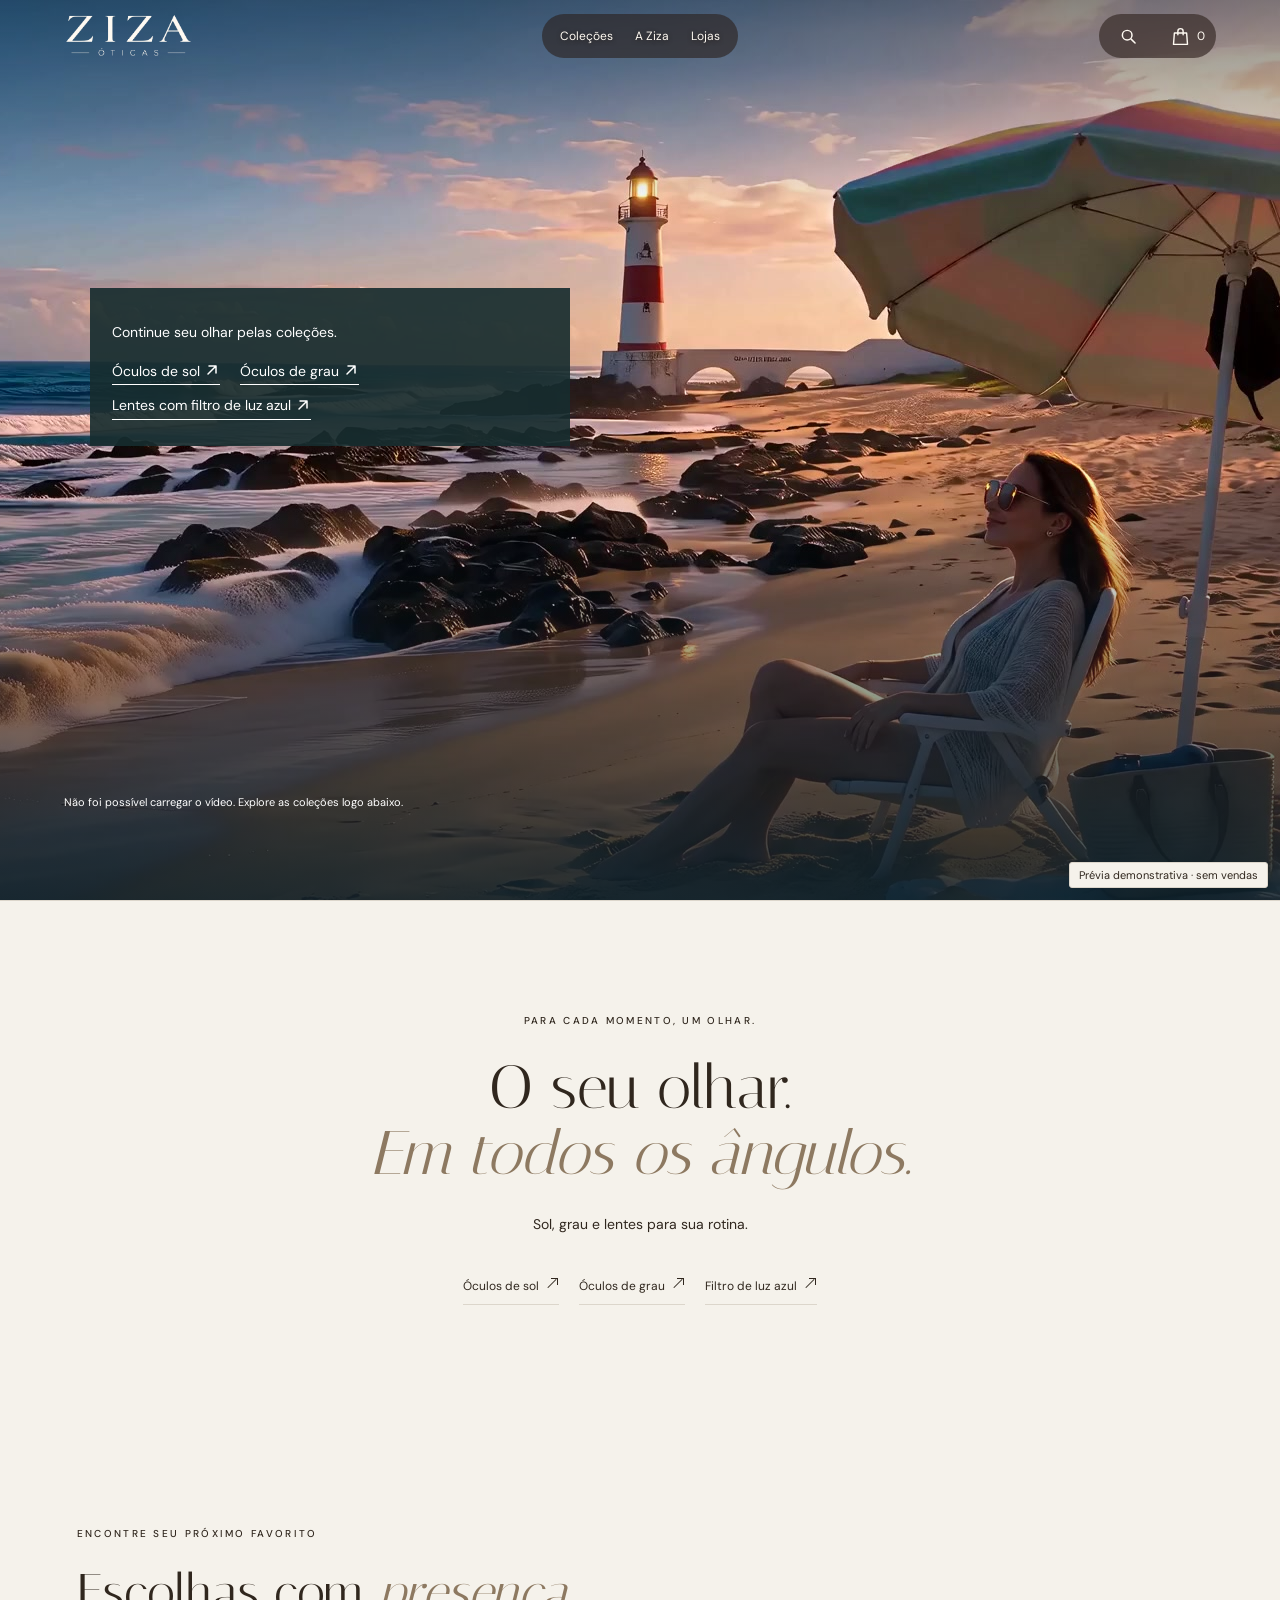
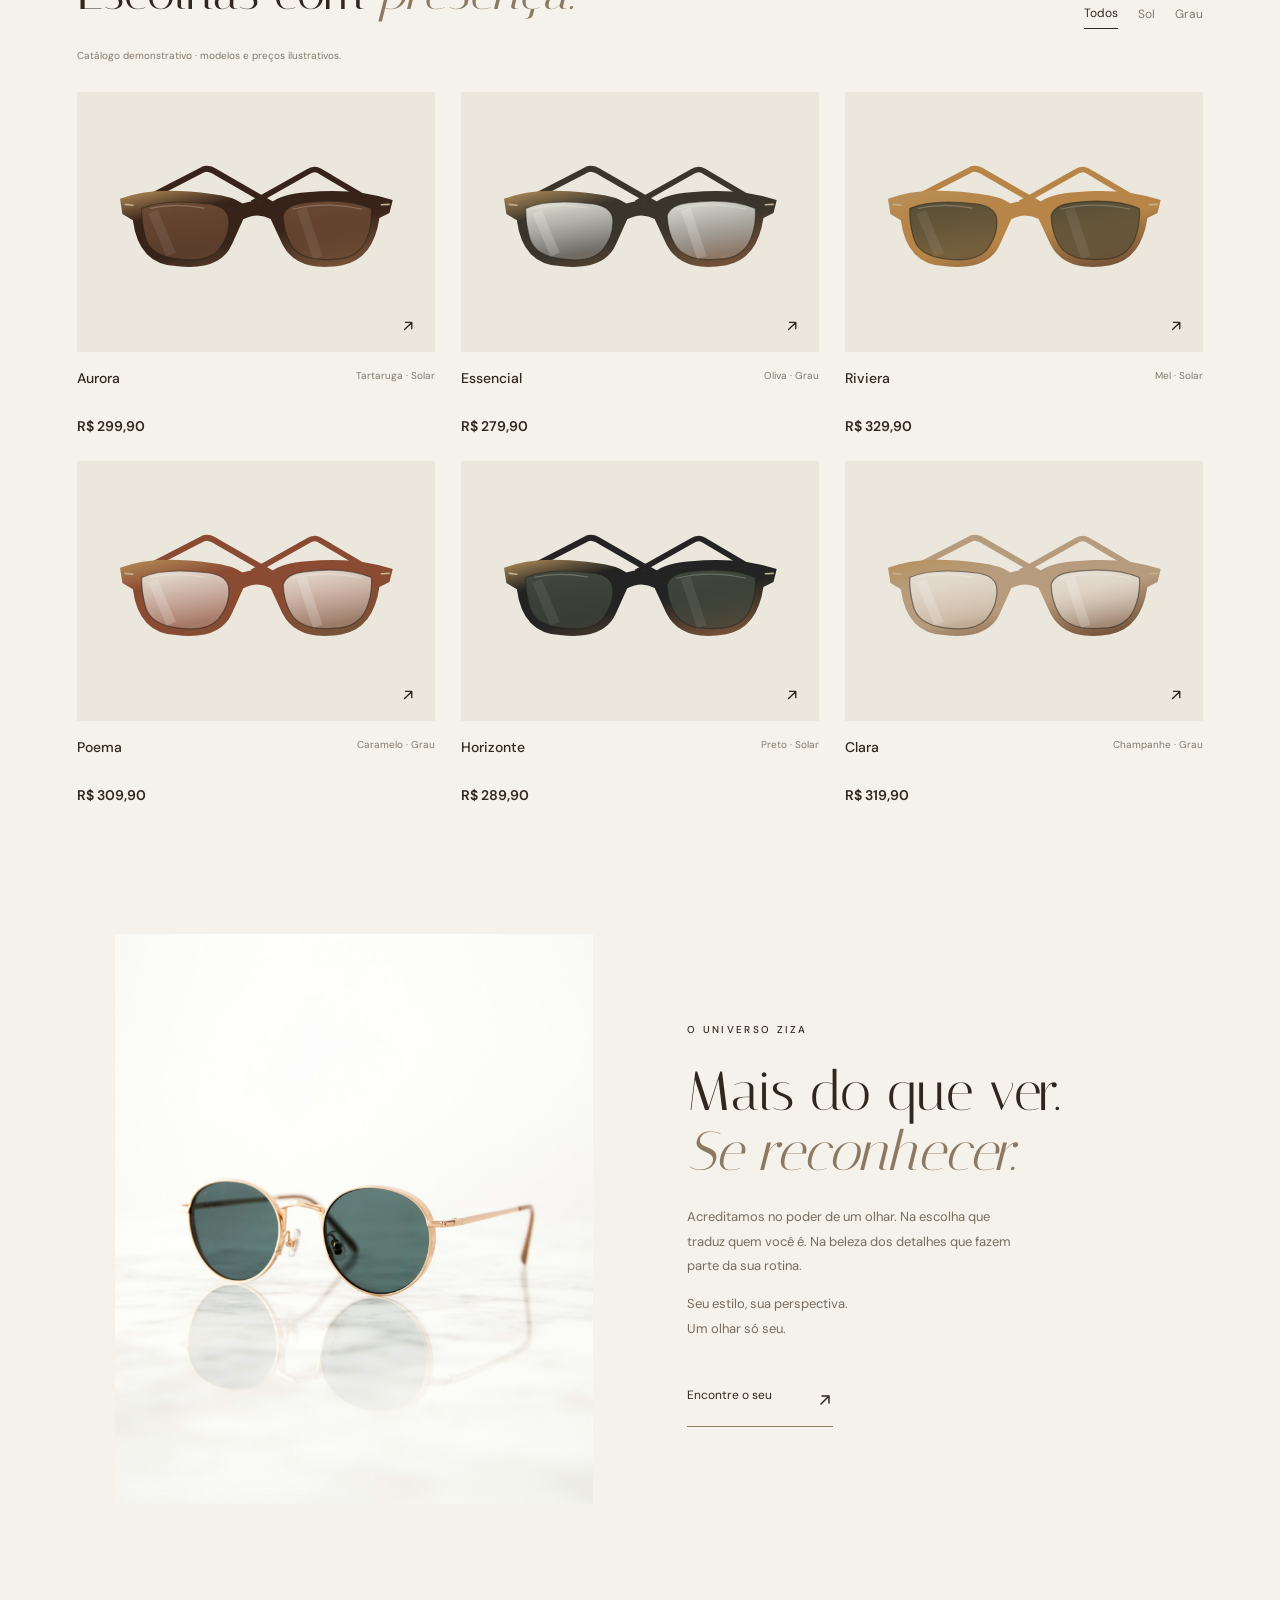
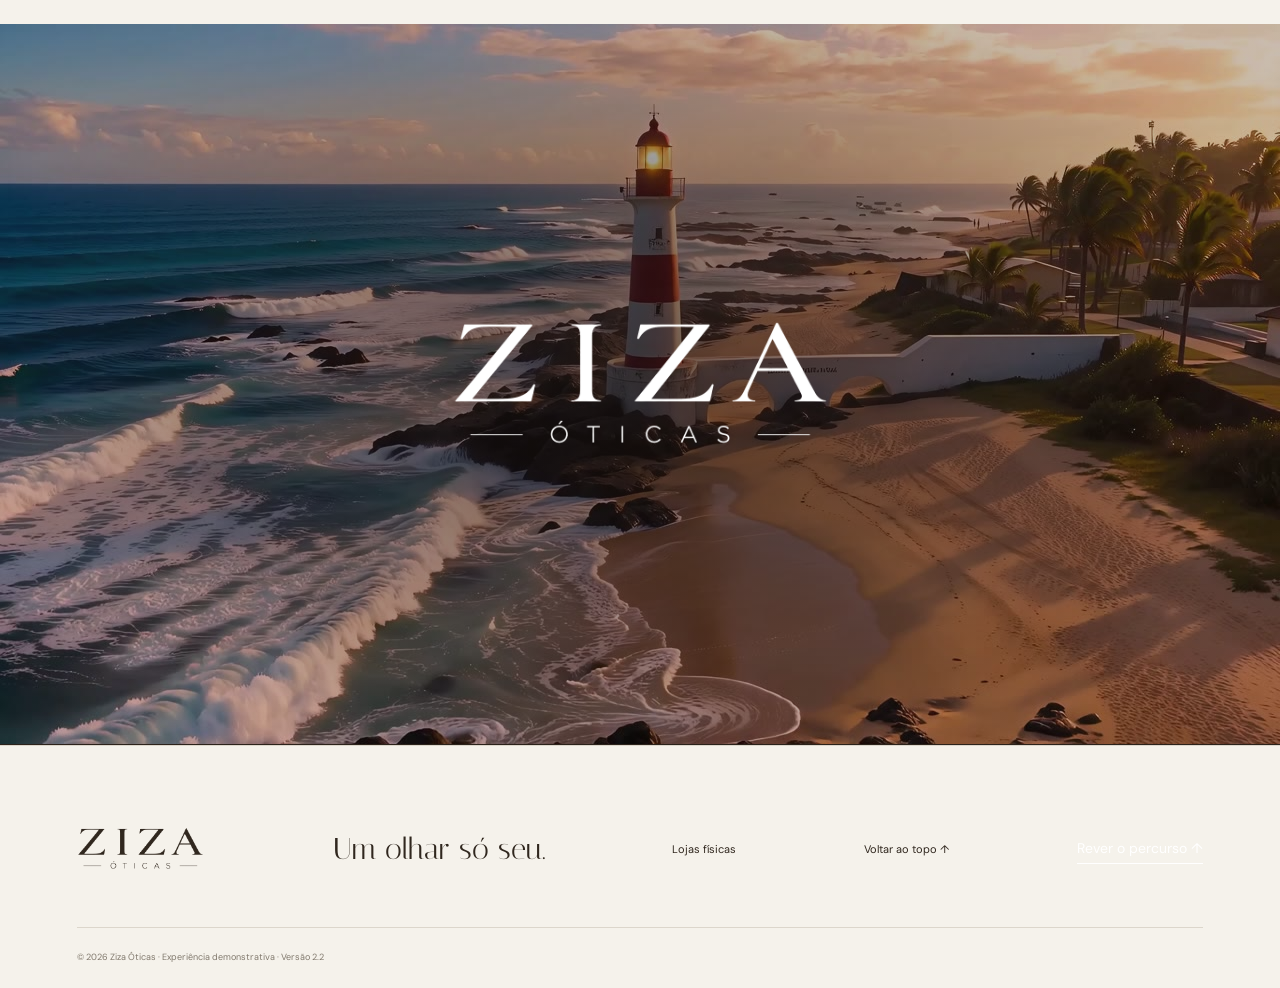
<file: index.html>
<!doctype html><html lang="pt-BR"><head><meta charset="utf-8"><meta name="viewport" content="width=device-width, initial-scale=1"><title>ZIZA Óticas — Um novo olhar.</title><meta name="description" content="Explore o universo Ziza: óculos de sol e de grau em uma experiência feita para o seu olhar."><link rel="preconnect" href="https://fonts.googleapis.com"><link href="https://fonts.googleapis.com/css2?family=DM+Sans:wght@400;500;600&family=Italiana&display=swap" rel="stylesheet"><link rel="stylesheet" href="style.css"><link rel="stylesheet" href="film.css?v=header22"><link rel="stylesheet" href="brand.css"><link rel="stylesheet" href="store.css"><link rel="stylesheet" href="brand-closer.css?v=next"><link rel="stylesheet" href="home-header.css"></head><body>
<header class="store-header home-header"><a class="brand" href="index.html" aria-label="Ziza Óticas, início"><img class="brand-reference" src="assets/ziza-wordmark.png" alt="Ziza Óticas"></a><nav><a href="#catalogo">Coleções</a><a href="#essencia">A Ziza</a><a href="lojas.html">Lojas</a></nav><div class="store-actions"><div class="search-anchor"><button class="home-search" type="button" aria-label="Pesquisar no catálogo" aria-controls="home-search" aria-expanded="false"><svg viewBox="0 0 24 24" width="21" height="21" fill="none" stroke="currentColor" stroke-width="1.7" stroke-linecap="round" aria-hidden="true"><circle cx="10.5" cy="10.5" r="5.5"/><path d="m15 15 4.5 4.5"/></svg></button></div><button type="button" data-store-bag aria-label="Abrir sacola"><svg viewBox="0 0 24 24" fill="none" stroke="currentColor" stroke-width="1.6" stroke-linecap="round" stroke-linejoin="round" aria-hidden="true"><path d="M5 8h14l1 13H4L5 8Z"/><path d="M9 10V6a3 3 0 0 1 6 0v4"/></svg><span id="store-count">0</span></button></div><div class="home-search-box" id="home-search" hidden><input type="search" aria-label="Modelo ou categoria" placeholder="Modelo ou categoria" autocomplete="off"><div class="home-search-results" hidden><ul aria-label="Resultados da pesquisa"></ul><p role="status"></p></div></div></header>
<main><section class="cinema" id="inicio" aria-label="Um olhar de Itapuã"><div class="stage"><video id="film" muted playsinline preload="auto" poster="assets/beach-poster.jpg" aria-label="Vídeo de Itapuã, da praia ao escritório. "></video><div class="film-opening" aria-hidden="true"><img src="assets/beach-poster.jpg" alt=""><video id="film-intro" muted loop playsinline preload="none" tabindex="-1"></video></div><button class="film-sound" type="button" aria-pressed="false" aria-label="Ativar som do vídeo" hidden><svg viewBox="0 0 24 24" width="22" height="22" fill="none" stroke="currentColor" stroke-width="1.7" stroke-linecap="round" stroke-linejoin="round" aria-hidden="true" focusable="false"><path d="M11 5 6 9H3v6h3l5 4V5Z"/><path class="sound-waves" d="M15 9a4.3 4.3 0 0 1 0 6m3-9a8.5 8.5 0 0 1 0 12"/><path class="sound-muted" d="m15 9 6 6m0-6-6 6"/></svg></button><button class="film-play" type="button" hidden>Reproduzir vídeo</button><div class="film-title"><p class="eyebrow">ZIZA ÓTICAS · UM OLHAR SÓ SEU</p><h1><span class="film-line">O mundo.</span> <em class="film-line film-line-second">Outro olhar.</em></h1><p>Da luz do sol aos seus dias de trabalho.<br><span class="film-scroll-copy">Role para descobrir.</span></p><button class="film-start" type="button">Explorar o filme <span aria-hidden="true">↓</span></button></div><div class="film-panels"><div class="film-panel-track"><a class="film-offer" data-scene="solar" aria-hidden="true" inert href="solares.html"><p class="eyebrow">ÓCULOS DE SOL</p><h2><span class="film-line">Seu estilo.</span><br><em class="film-line film-line-second">Sob o sol.</em></h2><p>Encontre os óculos de sol que acompanham o seu olhar.</p><span class="film-cta catalog-pill"><span class="film-cta-label">Óculos de sol</span></span></a><a class="film-offer" data-scene="grau" aria-hidden="true" inert href="grau.html"><p class="eyebrow">ÓCULOS DE GRAU</p><h2><span class="film-line">Um novo olhar.</span><br><em class="film-line film-line-second">Todos os dias.</em></h2><p>Descubra a armação que combina com você.</p><span class="film-cta catalog-pill"><span class="film-cta-label">Óculos de grau</span></span></a><a class="film-offer" data-scene="azul" aria-hidden="true" inert href="luz-azul.html"><p class="eyebrow">LENTES COM FILTRO DE LUZ AZUL</p><h2><span class="film-line">Seu olhar.</span><br><em class="film-line film-line-second">Na rotina digital.</em></h2><p>Conheça as opções de lentes com filtro de luz azul.</p><span class="film-cta catalog-pill"><span class="film-cta-label">Lentes com filtro de luz azul</span></span></a></div><div class="film-picker" role="group" aria-label="Escolher cena"><button type="button" aria-label="Óculos de sol" aria-pressed="true"></button><button type="button" aria-label="Óculos de grau" aria-pressed="false"></button><button type="button" aria-label="Lentes com filtro de luz azul" aria-pressed="false"></button><button type="button" class="film-resume" hidden>Continuar vídeo</button></div></div><div class="film-bottom"><span>ITAPUÃ, SALVADOR<br>UM OLHAR SÓ SEU</span><span class="scroll-prompt"><span class="film-instruction">Role para explorar</span> <span aria-hidden="true">↓</span></span><span id="scene-counter">ITAPUÃ · SALVADOR</span></div><div class="film-progress" aria-hidden="true"><span></span></div><p class="film-status" role="status">Carregando um novo olhar…</p><div class="film-error" hidden><p>Continue seu olhar pelas coleções.</p><a href="solares.html">Óculos de sol <svg class="ziza-arrow" aria-hidden="true" focusable="false" viewBox="0 0 16 16" width="16" height="16" fill="none" stroke="currentColor" stroke-width="1.5" stroke-linecap="round" stroke-linejoin="round"><path d="M4 12 12 4M5 4h7v7"/></svg></a><a href="grau.html">Óculos de grau <svg class="ziza-arrow" aria-hidden="true" focusable="false" viewBox="0 0 16 16" width="16" height="16" fill="none" stroke="currentColor" stroke-width="1.5" stroke-linecap="round" stroke-linejoin="round"><path d="M4 12 12 4M5 4h7v7"/></svg></a><a href="luz-azul.html">Lentes com filtro de luz azul <svg class="ziza-arrow" aria-hidden="true" focusable="false" viewBox="0 0 16 16" width="16" height="16" fill="none" stroke="currentColor" stroke-width="1.5" stroke-linecap="round" stroke-linejoin="round"><path d="M4 12 12 4M5 4h7v7"/></svg></a></div></div></section><section class="intro" id="colecoes"><p class="eyebrow">PARA CADA MOMENTO, UM OLHAR.</p><h2>O seu olhar.<br><em>Em todos os ângulos.</em></h2><p>Sol, grau e lentes para sua rotina.</p><div class="film-access"><a href="solares.html">Óculos de sol <span class="catalog-arrow" aria-hidden="true"></span></a><a href="grau.html">Óculos de grau <span class="catalog-arrow" aria-hidden="true"></span></a><a href="luz-azul.html">Filtro de luz azul <span class="catalog-arrow" aria-hidden="true"></span></a></div></section><section class="catalog" id="catalogo"><div class="catalog-heading"><div><p class="eyebrow">ENCONTRE SEU PRÓXIMO FAVORITO</p><h2>Escolhas com <em>presença.</em></h2></div><div class="filters" role="group" aria-label="Filtrar coleção"><button class="active" data-category="todos">Todos</button><button data-category="sol">Sol</button><button data-category="grau">Grau</button></div></div><p class="demo-note">Catálogo demonstrativo · modelos e preços ilustrativos.</p><div class="products" id="products"></div></section>
<section class="essence" id="essencia"><div class="photo"><img src="assets/eyewear.jpg" alt="Óculos sobre uma superfície clara, com luz e sombras naturais" loading="lazy"></div><div><p class="eyebrow">O UNIVERSO ZIZA</p><h2>Mais do que ver.<br><em>Se reconhecer.</em></h2><p>Acreditamos no poder de um olhar. Na escolha que traduz quem você é. Na beleza dos detalhes que fazem parte da sua rotina.</p><p>Seu estilo, sua perspectiva.<br>Um olhar só seu.</p><a class="text-link" href="#catalogo">Encontre o seu <span><svg class="ziza-arrow" aria-hidden="true" focusable="false" viewBox="0 0 16 16" width="16" height="16" fill="none" stroke="currentColor" stroke-width="1.5" stroke-linecap="round" stroke-linejoin="round"><path d="M4 12 12 4M5 4h7v7"/></svg></span></a></div></section>

<section class="brand-closer" aria-label="Ziza Óticas em Itapuã">
  <video muted playsinline preload="none" poster="assets/ziza-fechamento.jpg" data-src="assets/ziza-fechamento.mp4" aria-hidden="true"></video>
  <div class="closer-wordmark" role="img" aria-label="Ziza Óticas"><span aria-hidden="true" style="--top:0%;--left:0%;--right:77%;--bottom:32%;--step:0"></span><span aria-hidden="true" style="--top:0%;--left:30%;--right:59%;--bottom:32%;--step:1"></span><span aria-hidden="true" style="--top:0%;--left:47%;--right:30%;--bottom:32%;--step:2"></span><span aria-hidden="true" style="--top:0%;--left:73%;--right:0%;--bottom:32%;--step:3"></span><span aria-hidden="true" style="--top:76%;--left:25%;--right:68%;--bottom:0%;--step:4"></span><span aria-hidden="true" style="--top:76%;--left:35%;--right:58%;--bottom:0%;--step:5"></span><span aria-hidden="true" style="--top:76%;--left:43%;--right:53%;--bottom:0%;--step:6"></span><span aria-hidden="true" style="--top:76%;--left:50%;--right:43%;--bottom:0%;--step:7"></span><span aria-hidden="true" style="--top:76%;--left:59%;--right:35%;--bottom:0%;--step:8"></span><span aria-hidden="true" style="--top:76%;--left:69%;--right:25%;--bottom:0%;--step:9"></span><span aria-hidden="true" style="--top:77%;--left:4%;--right:80%;--bottom:0%;--step:10"></span><span aria-hidden="true" style="--top:77%;--left:80%;--right:4%;--bottom:0%;--step:10"></span></div>
</section>
</main><footer><a class="brand" href="index.html" aria-label="Ziza Óticas, início"><img class="brand-reference" src="assets/ziza-wordmark.png" alt="Ziza Óticas"></a><p>Um olhar só seu.</p><a href="lojas.html">Lojas físicas</a><a href="#inicio">Voltar ao topo ↑</a><button class="film-replay">Rever o percurso ↑</button><small>© <span id="year"></span> Ziza Óticas · Experiência demonstrativa · Versão 2.2</small><div class="preview-label">Prévia demonstrativa · sem vendas</div></footer>
<div class="toast" role="status"></div><script src="store.js?v=header22"></script><script src="app.js"></script><script type="application/json" id="film-config">{"src":"assets/film.mp4","srcMobile":"assets/film-mobile.mp4","poster":"assets/beach-poster.jpg","hasAudio":true,"intro":{"src":"assets/beach.mp4","srcMobile":"assets/beach-mobile.mp4","hasAudio":true},"cues":[{"id":"solar","start":0,"end":1},{"id":"grau","start":10.5,"end":12.6},{"id":"azul","start":13.5,"end":15.033333}]}</script><script type="module" src="film.js?v=header22"></script><script type="module" src="brand-closer.js"></script></body></html>
</file>
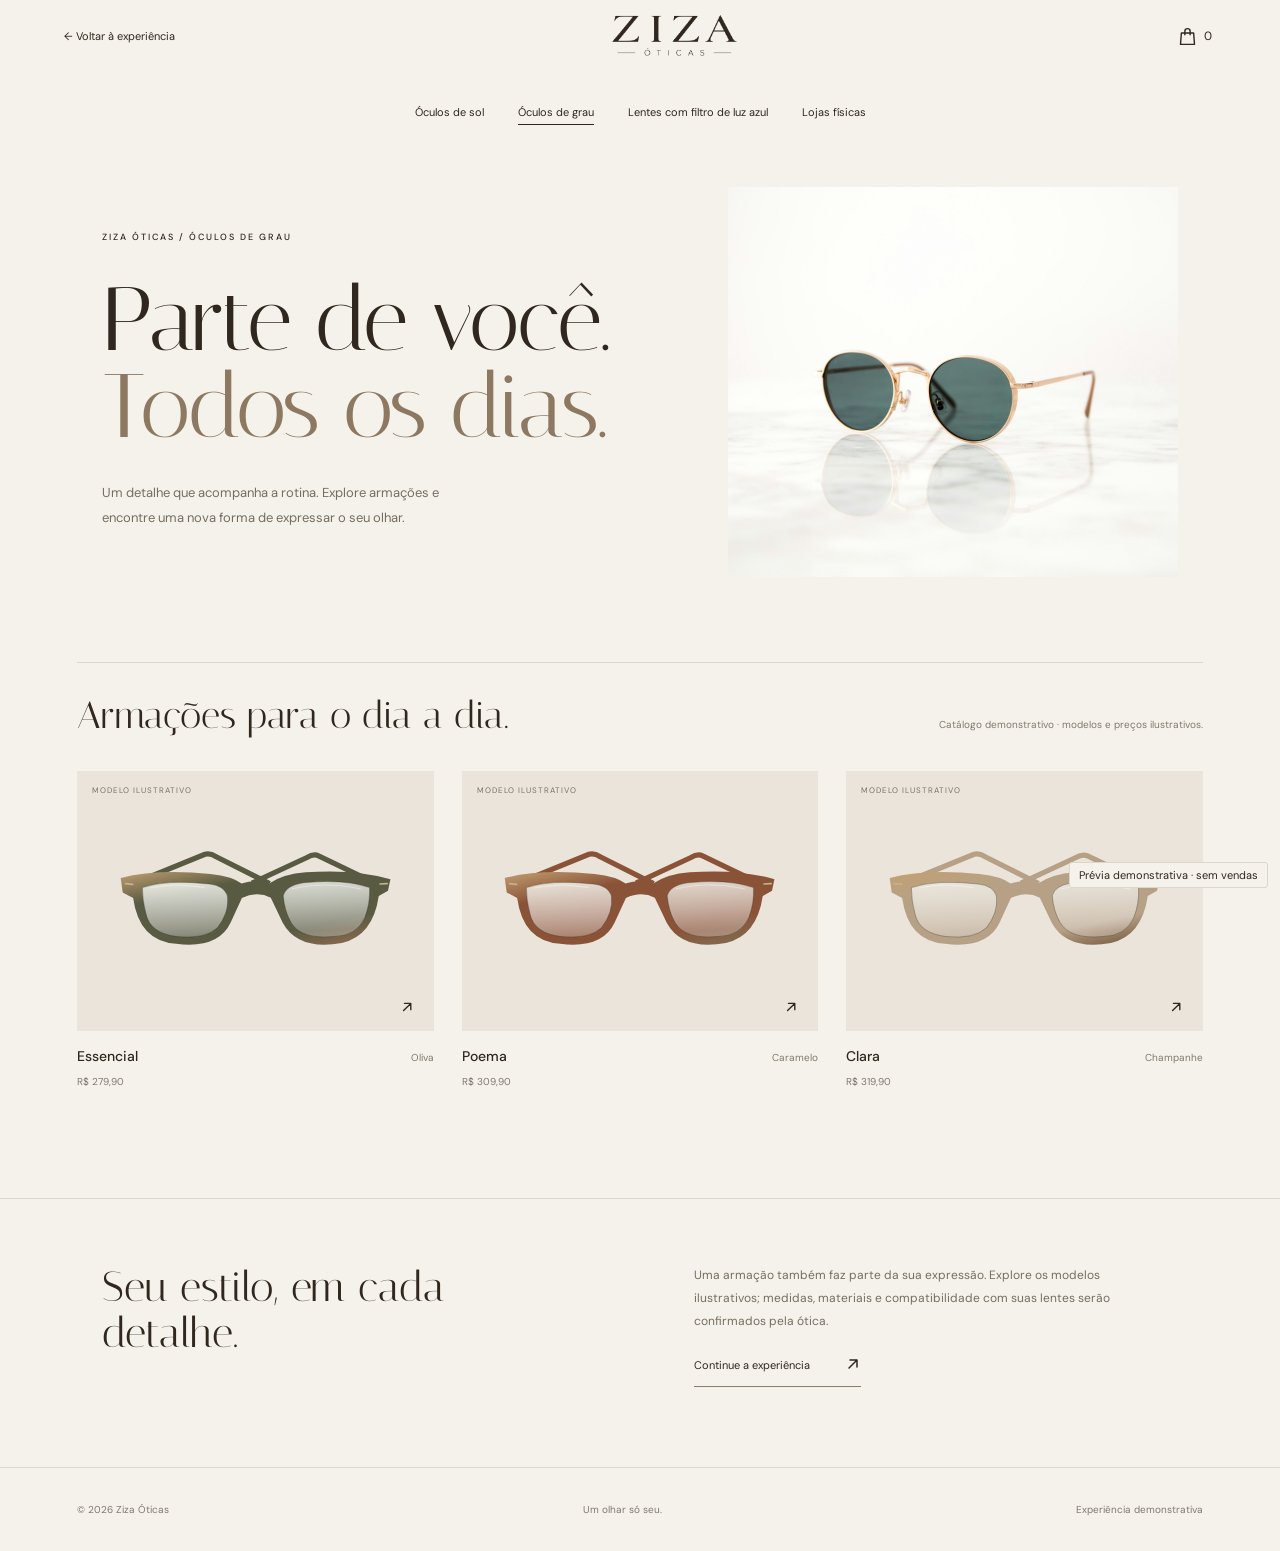
<file: grau.html>
<!doctype html>
<html lang="pt-BR"><head><meta charset="utf-8"><meta name="viewport" content="width=device-width, initial-scale=1"><title>Óculos de grau — ZIZA Óticas</title><meta name="description" content="Explore o catálogo demonstrativo de óculos de grau da Ziza Óticas."><link rel="preconnect" href="https://fonts.googleapis.com"><link href="https://fonts.googleapis.com/css2?family=DM+Sans:wght@400;500;600&family=Italiana&display=swap" rel="stylesheet"><link rel="stylesheet" href="catalog.css"><link rel="stylesheet" href="brand.css"><link rel="stylesheet" href="store.css"></head>
<body data-catalog="grau"><div class="preview-label">Prévia demonstrativa · sem vendas</div><header class="catalog-header"><a class="back-link" href="index.html">← Voltar à experiência</a><a class="brand" href="index.html" aria-label="Ziza Óticas, início"><img class="brand-reference" src="assets/ziza-wordmark.png" alt="Ziza Óticas"></a><div class="store-actions"><button type="button" data-store-bag aria-label="Abrir sacola"><svg viewBox="0 0 24 24" fill="none" stroke="currentColor" stroke-width="1.6" stroke-linecap="round" stroke-linejoin="round" aria-hidden="true"><path d="M5 8h14l1 13H4L5 8Z"/><path d="M9 10V6a3 3 0 0 1 6 0v4"/></svg><span id="store-count">0</span></button></div></header><nav class="collection-nav" aria-label="Coleções"><a href="solares.html">Óculos de sol</a><a href="grau.html" aria-current="page">Óculos de grau</a><a href="luz-azul.html">Lentes com filtro de luz azul</a><a href="lojas.html">Lojas físicas</a></nav>
<main><section class="catalog-hero"><div><p class="eyebrow">ZIZA ÓTICAS / ÓCULOS DE GRAU</p><h1>Parte de você.<br><em>Todos os dias.</em></h1><p class="hero-description">Um detalhe que acompanha a rotina. Explore armações e encontre uma nova forma de expressar o seu olhar.</p></div><figure class="hero-photo"><img src="assets/eyewear.jpg" alt="Fotografia de óculos em uma composição editorial"><figcaption>Imagem de inspiração; não representa os modelos deste catálogo.</figcaption></figure></section><section class="catalog-content" aria-labelledby="catalog-title"><div class="list-top"><h2 id="catalog-title">Armações para o dia a dia.</h2><p class="demo-note">Catálogo demonstrativo · modelos e preços ilustrativos.</p></div><div class="product-grid" id="catalog-products"></div><noscript><p>Ative o JavaScript para explorar as opções e guardar sua seleção.</p></noscript></section><section class="catalog-context"><h2>Seu estilo, em cada detalhe.</h2><div><p>Uma armação também faz parte da sua expressão. Explore os modelos ilustrativos; medidas, materiais e compatibilidade com suas lentes serão confirmados pela ótica.</p><a class="text-link" href="index.html">Continue a experiência <span aria-hidden="true"><svg class="ziza-arrow" aria-hidden="true" focusable="false" viewBox="0 0 16 16" width="16" height="16" fill="none" stroke="currentColor" stroke-width="1.5" stroke-linecap="round" stroke-linejoin="round"><path d="M4 12 12 4M5 4h7v7"/></svg></span></a></div></section></main>
<footer class="catalog-footer"><span>© <span id="catalog-year"></span> Ziza Óticas</span><span>Um olhar só seu.</span><span>Experiência demonstrativa</span></footer>
<div class="notice" role="status"></div><script src="store.js"></script><script src="products.js"></script><script src="catalog.js"></script></body></html>
</file>
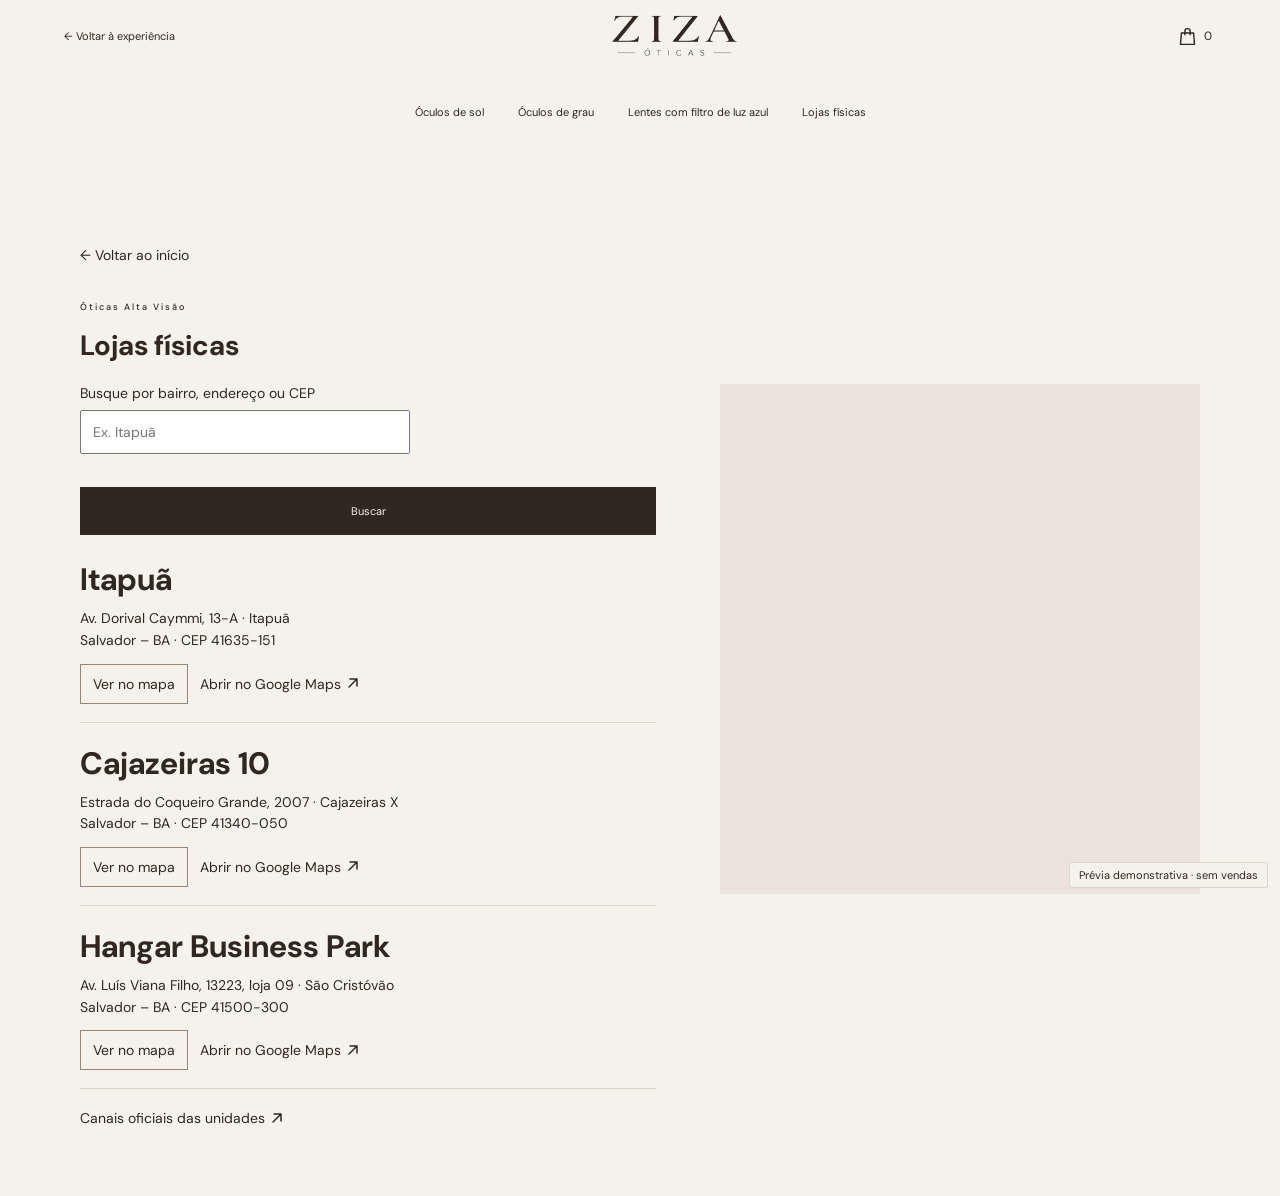
<file: lojas.html>
<!doctype html><html lang="pt-BR"><head><meta charset="utf-8"><meta name="viewport" content="width=device-width, initial-scale=1"><title>Lojas físicas — Ziza Óticas</title><link rel="preconnect" href="https://fonts.googleapis.com"><link href="https://fonts.googleapis.com/css2?family=DM+Sans:wght@400;500;600&family=Italiana&display=swap" rel="stylesheet"><link rel="stylesheet" href="catalog.css"><link rel="stylesheet" href="brand.css"><link rel="stylesheet" href="store.css"><link rel="stylesheet" href="product-page.css"></head><body data-catalog="lojas"><div class="preview-label">Prévia demonstrativa · sem vendas</div><header class="catalog-header"><a class="back-link" href="index.html">← Voltar à experiência</a><a class="brand" href="index.html" aria-label="Ziza Óticas, início"><img class="brand-reference" src="assets/ziza-wordmark.png" alt="Ziza Óticas"></a><div class="store-actions"><button type="button" data-store-bag aria-label="Abrir sacola"><svg viewBox="0 0 24 24" fill="none" stroke="currentColor" stroke-width="1.6" stroke-linecap="round" stroke-linejoin="round" aria-hidden="true"><path d="M5 8h14l1 13H4L5 8Z"/><path d="M9 10V6a3 3 0 0 1 6 0v4"/></svg><span id="store-count">0</span></button></div></header><nav class="collection-nav" aria-label="Coleções"><a href="solares.html">Óculos de sol</a><a href="grau.html">Óculos de grau</a><a href="luz-azul.html">Lentes com filtro de luz azul</a><a href="lojas.html">Lojas físicas</a></nav><main class="page-shell"><a class="detail-back" href="index.html">← Voltar ao início</a><p class="eyebrow">Óticas Alta Visão</p><h1>Lojas físicas</h1><div class="stores-layout"><section aria-label="Endereços"><form id="stores-search-form" role="search"><label for="store-search">Busque por bairro, endereço ou CEP</label><input type="search" id="store-search" placeholder="Ex. Itapuã"><button class="primary" type="submit">Buscar</button></form><p id="stores-status" role="status"></p><div id="store-results"></div><p><a href="https://linktr.ee/oticasaltavisaooficial" target="_blank" rel="noopener">Canais oficiais das unidades <svg class="ziza-arrow" aria-hidden="true" focusable="false" viewBox="0 0 16 16" width="16" height="16" fill="none" stroke="currentColor" stroke-width="1.5" stroke-linecap="round" stroke-linejoin="round"><path d="M4 12 12 4M5 4h7v7"/></svg></a></p></section><iframe id="stores-map" title="Google Maps · Óticas Alta Visão" referrerpolicy="strict-origin-when-cross-origin" allowfullscreen></iframe></div></main><script src="store.js"></script><script src="stores.js"></script></body></html>
</file>
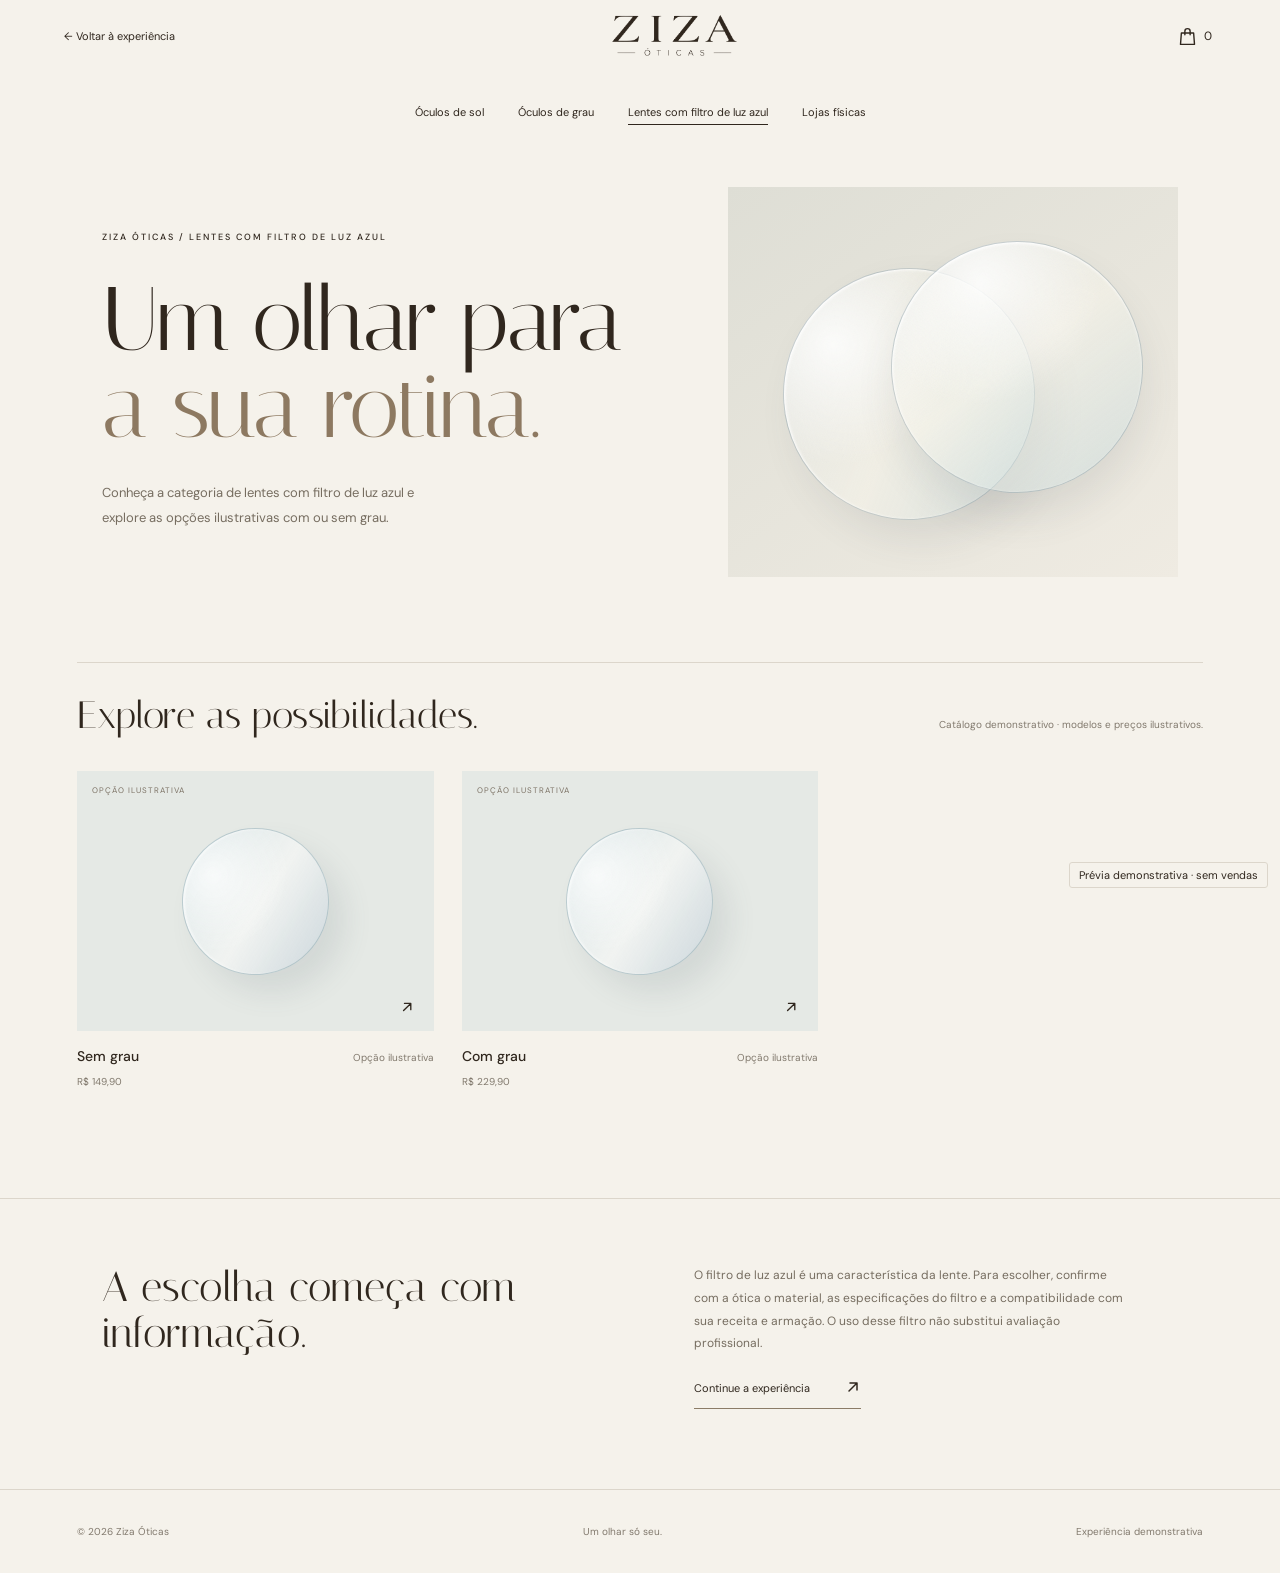
<file: luz-azul.html>
<!doctype html>
<html lang="pt-BR"><head><meta charset="utf-8"><meta name="viewport" content="width=device-width, initial-scale=1"><title>Lentes com filtro de luz azul — ZIZA Óticas</title><meta name="description" content="Explore o catálogo demonstrativo de lentes com filtro de luz azul da Ziza Óticas."><link rel="preconnect" href="https://fonts.googleapis.com"><link href="https://fonts.googleapis.com/css2?family=DM+Sans:wght@400;500;600&family=Italiana&display=swap" rel="stylesheet"><link rel="stylesheet" href="catalog.css"><link rel="stylesheet" href="brand.css"><link rel="stylesheet" href="store.css"></head>
<body data-catalog="azul"><div class="preview-label">Prévia demonstrativa · sem vendas</div><header class="catalog-header"><a class="back-link" href="index.html">← Voltar à experiência</a><a class="brand" href="index.html" aria-label="Ziza Óticas, início"><img class="brand-reference" src="assets/ziza-wordmark.png" alt="Ziza Óticas"></a><div class="store-actions"><button type="button" data-store-bag aria-label="Abrir sacola"><svg viewBox="0 0 24 24" fill="none" stroke="currentColor" stroke-width="1.6" stroke-linecap="round" stroke-linejoin="round" aria-hidden="true"><path d="M5 8h14l1 13H4L5 8Z"/><path d="M9 10V6a3 3 0 0 1 6 0v4"/></svg><span id="store-count">0</span></button></div></header><nav class="collection-nav" aria-label="Coleções"><a href="solares.html">Óculos de sol</a><a href="grau.html">Óculos de grau</a><a href="luz-azul.html" aria-current="page">Lentes com filtro de luz azul</a><a href="lojas.html">Lojas físicas</a></nav>
<main><section class="catalog-hero"><div><p class="eyebrow">ZIZA ÓTICAS / LENTES COM FILTRO DE LUZ AZUL</p><h1>Um olhar para<br><em>a sua rotina.</em></h1><p class="hero-description">Conheça a categoria de lentes com filtro de luz azul e explore as opções ilustrativas com ou sem grau.</p></div><div class="lens-visual" aria-hidden="true"></div></section><section class="catalog-content" aria-labelledby="catalog-title"><div class="list-top"><h2 id="catalog-title">Explore as possibilidades.</h2><p class="demo-note">Catálogo demonstrativo · modelos e preços ilustrativos.</p></div><div class="product-grid" id="catalog-products"></div><noscript><p>Ative o JavaScript para explorar as opções e guardar sua seleção.</p></noscript></section><section class="catalog-context"><h2>A escolha começa com informação.</h2><div><p>O filtro de luz azul é uma característica da lente. Para escolher, confirme com a ótica o material, as especificações do filtro e a compatibilidade com sua receita e armação. O uso desse filtro não substitui avaliação profissional.</p><a class="text-link" href="index.html">Continue a experiência <span aria-hidden="true"><svg class="ziza-arrow" aria-hidden="true" focusable="false" viewBox="0 0 16 16" width="16" height="16" fill="none" stroke="currentColor" stroke-width="1.5" stroke-linecap="round" stroke-linejoin="round"><path d="M4 12 12 4M5 4h7v7"/></svg></span></a></div></section></main>
<footer class="catalog-footer"><span>© <span id="catalog-year"></span> Ziza Óticas</span><span>Um olhar só seu.</span><span>Experiência demonstrativa</span></footer>
<div class="notice" role="status"></div><script src="store.js"></script><script src="products.js"></script><script src="catalog.js"></script></body></html>
</file>
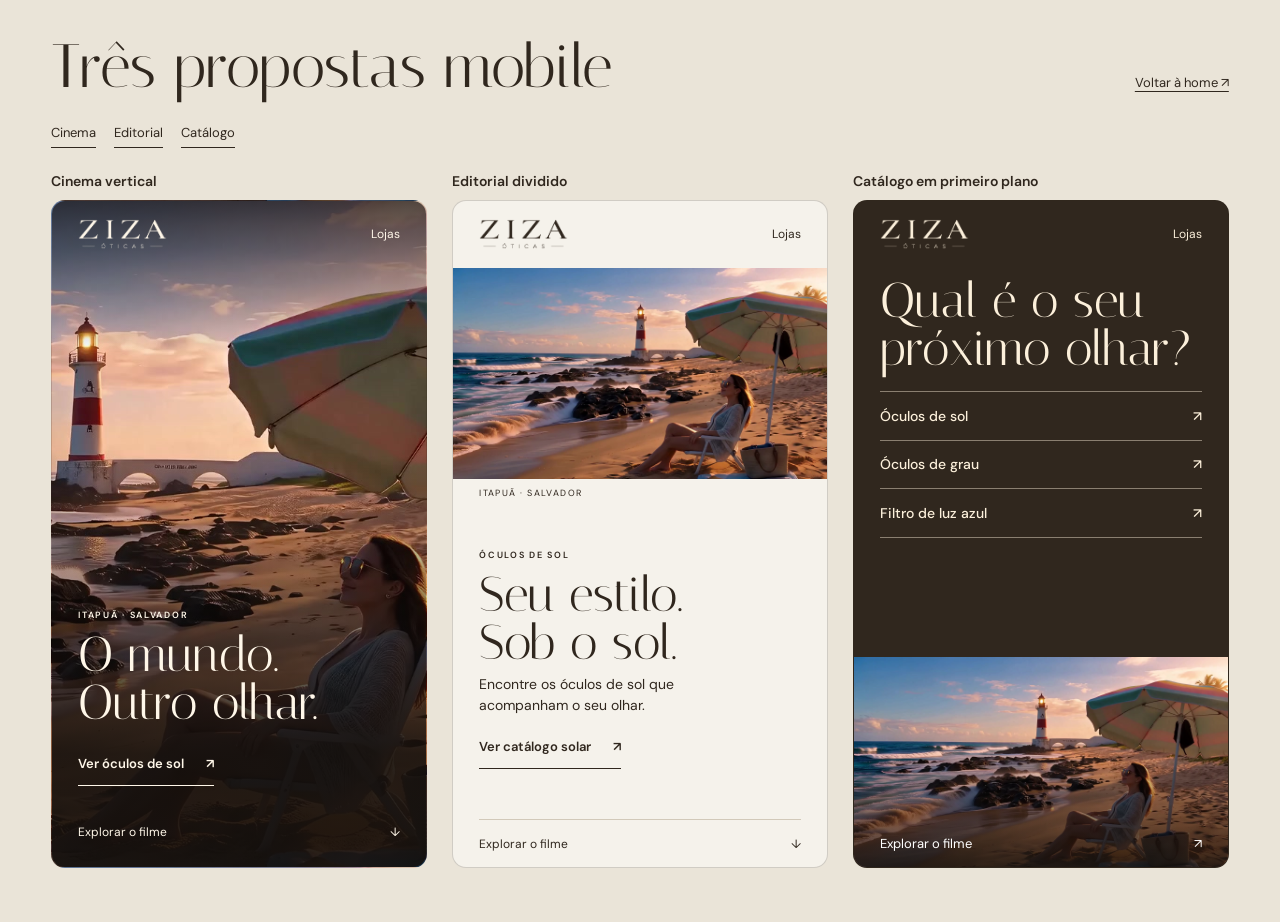
<file: mobile-modelos.html>
<!doctype html>
<html lang="pt-BR">
<head>
  <meta charset="utf-8">
  <meta name="viewport" content="width=device-width, initial-scale=1">
  <title>Três propostas mobile · Ziza Óticas</title>
  <link rel="preconnect" href="https://fonts.googleapis.com">
  <link href="https://fonts.googleapis.com/css2?family=DM+Sans:wght@400;500;600&family=Italiana&display=swap" rel="stylesheet">
  <link rel="stylesheet" href="mobile-modelos.css">
</head>
<body>
  <main class="comparison">
    <header class="comparison-header">
      <h1>Três propostas mobile</h1>
      <a href="index.html">Voltar à home ↗</a>
    </header>
    <nav class="comparison-nav" aria-label="Ir para uma proposta">
      <a href="#cinema">Cinema</a>
      <a href="#editorial">Editorial</a>
      <a href="#catalogo">Catálogo</a>
    </nav>
    <div class="models">
      <section class="model" id="cinema">
        <h2>Cinema vertical</h2>
        <div class="screen screen-cinema">
          <div class="screen-header">
            <a class="brand" href="index.html" aria-label="Ziza Óticas, início"></a>
            <a href="lojas.html">Lojas</a>
          </div>
          <video class="model-video cinema-video" muted loop playsinline preload="none" data-src="assets/beach.mp4" aria-hidden="true"></video>
          <div class="cinema-copy">
            <p class="eyebrow">ITAPUÃ · SALVADOR</p>
            <h3>O mundo.<br>Outro olhar.</h3>
            <a class="text-link" href="solares.html">Ver óculos de sol <span aria-hidden="true">↗</span></a>
          </div>
          <a class="scene-link" href="index.html#inicio">Explorar o filme <span aria-hidden="true">↓</span></a>
        </div>
      </section>
      <section class="model" id="editorial">
        <h2>Editorial dividido</h2>
        <div class="screen screen-editorial">
          <div class="screen-header">
            <a class="brand" href="index.html" aria-label="Ziza Óticas, início"></a>
            <a href="lojas.html">Lojas</a>
          </div>
          <figure>
            <img src="assets/beach-poster.jpg" alt="Mulher de óculos sob o guarda-sol, com o farol de Itapuã ao fundo">
            <video class="model-video" muted loop playsinline preload="none" data-src="assets/beach.mp4" aria-hidden="true"></video>
            <figcaption>ITAPUÃ · SALVADOR</figcaption>
          </figure>
          <div class="editorial-copy">
            <p class="eyebrow">ÓCULOS DE SOL</p>
            <h3>Seu estilo.<br>Sob o sol.</h3>
            <p>Encontre os óculos de sol que acompanham o seu olhar.</p>
            <a class="text-link" href="solares.html">Ver catálogo solar <span aria-hidden="true">↗</span></a>
          </div>
          <a class="editorial-film" href="index.html#inicio">Explorar o filme <span aria-hidden="true">↓</span></a>
        </div>
      </section>
      <section class="model" id="catalogo">
        <h2>Catálogo em primeiro plano</h2>
        <div class="screen screen-catalog">
          <div class="screen-header">
            <a class="brand" href="index.html" aria-label="Ziza Óticas, início"></a>
            <a href="lojas.html">Lojas</a>
          </div>
          <div class="catalog-copy">
            <h3>Qual é o seu<br>próximo olhar?</h3>
            <nav aria-label="Coleções Ziza">
              <a href="solares.html">Óculos de sol <span aria-hidden="true">↗</span></a>
              <a href="grau.html">Óculos de grau <span aria-hidden="true">↗</span></a>
              <a href="luz-azul.html">Filtro de luz azul <span aria-hidden="true">↗</span></a>
            </nav>
          </div>
          <a class="catalog-film" href="index.html#inicio">
            <img src="assets/beach-poster.jpg" alt="">
            <video class="model-video" muted loop playsinline preload="none" data-src="assets/beach.mp4" aria-hidden="true"></video>
            <span>Explorar o filme <span aria-hidden="true">↗</span></span>
          </a>
        </div>
      </section>
    </div>
  </main>
<script src="mobile-modelos.js"></script>
</body>
</html>
</file>
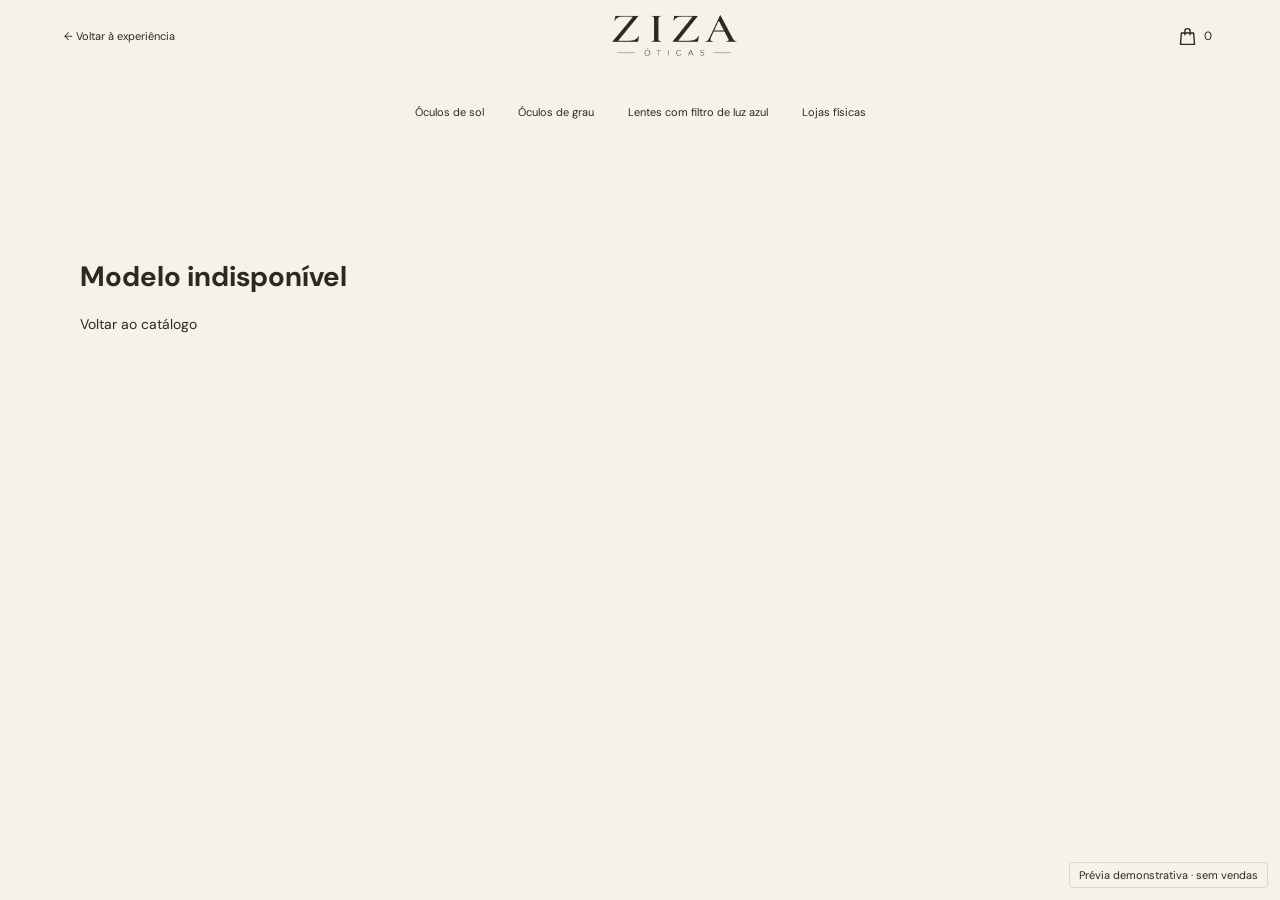
<file: produto.html>
<!doctype html><html lang="pt-BR"><head><meta charset="utf-8"><meta name="viewport" content="width=device-width, initial-scale=1"><title>Produto — Ziza Óticas</title><link rel="preconnect" href="https://fonts.googleapis.com"><link href="https://fonts.googleapis.com/css2?family=DM+Sans:wght@400;500;600&family=Italiana&display=swap" rel="stylesheet"><link rel="stylesheet" href="catalog.css"><link rel="stylesheet" href="brand.css"><link rel="stylesheet" href="store.css"><link rel="stylesheet" href="product-page.css"></head><body data-catalog="pagina"><div class="preview-label">Prévia demonstrativa · sem vendas</div><header class="catalog-header"><a class="back-link" href="index.html">← Voltar à experiência</a><a class="brand" href="index.html" aria-label="Ziza Óticas, início"><img class="brand-reference" src="assets/ziza-wordmark.png" alt="Ziza Óticas"></a><div class="store-actions"><button type="button" data-store-bag aria-label="Abrir sacola"><svg viewBox="0 0 24 24" fill="none" stroke="currentColor" stroke-width="1.6" stroke-linecap="round" stroke-linejoin="round" aria-hidden="true"><path d="M5 8h14l1 13H4L5 8Z"/><path d="M9 10V6a3 3 0 0 1 6 0v4"/></svg><span id="store-count">0</span></button></div></header><nav class="collection-nav" aria-label="Coleções"><a href="solares.html">Óculos de sol</a><a href="grau.html">Óculos de grau</a><a href="luz-azul.html">Lentes com filtro de luz azul</a><a href="lojas.html">Lojas físicas</a></nav><main id="product-page" class="page-shell"><noscript>Ative o JavaScript para escolher uma opção.</noscript></main><script src="store.js"></script><script src="products.js"></script><script src="product.js"></script></body></html>
</file>
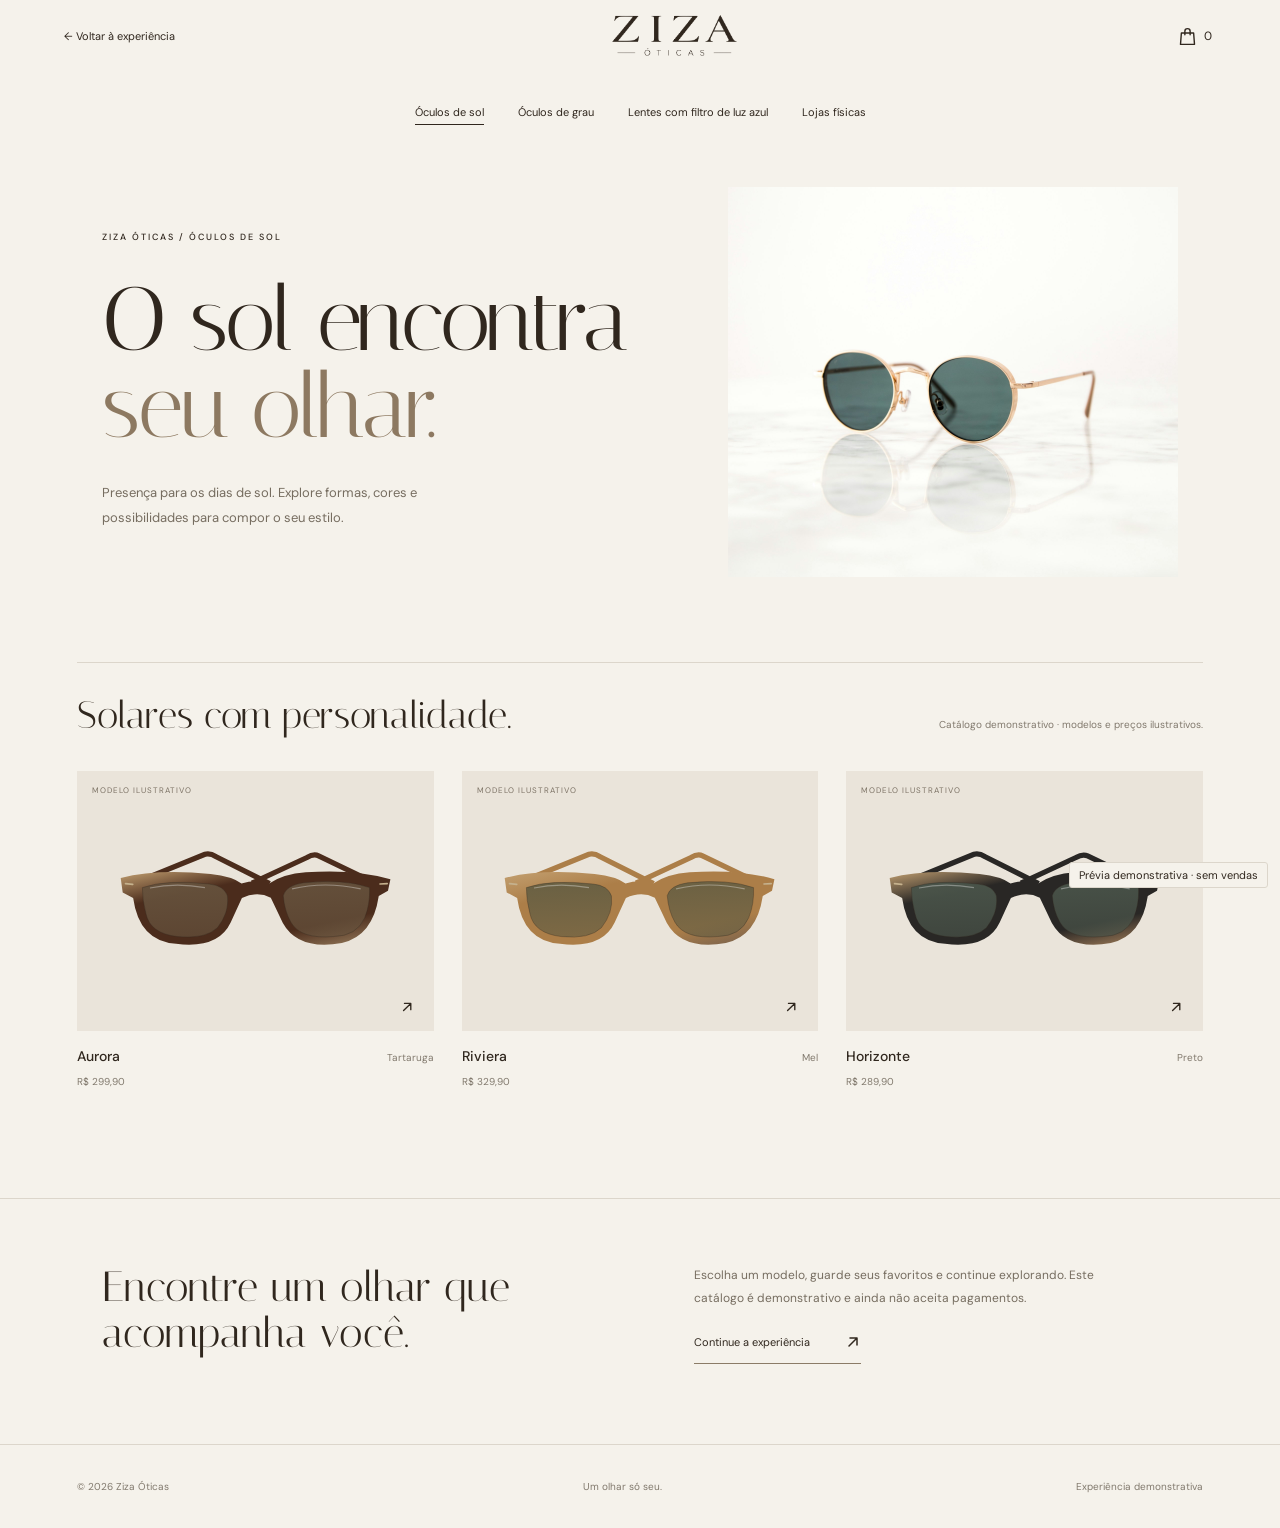
<file: solares.html>
<!doctype html>
<html lang="pt-BR"><head><meta charset="utf-8"><meta name="viewport" content="width=device-width, initial-scale=1"><title>Óculos de sol — ZIZA Óticas</title><meta name="description" content="Explore o catálogo demonstrativo de óculos de sol da Ziza Óticas."><link rel="preconnect" href="https://fonts.googleapis.com"><link href="https://fonts.googleapis.com/css2?family=DM+Sans:wght@400;500;600&family=Italiana&display=swap" rel="stylesheet"><link rel="stylesheet" href="catalog.css"><link rel="stylesheet" href="brand.css"><link rel="stylesheet" href="store.css"></head>
<body data-catalog="sol"><div class="preview-label">Prévia demonstrativa · sem vendas</div><header class="catalog-header"><a class="back-link" href="index.html">← Voltar à experiência</a><a class="brand" href="index.html" aria-label="Ziza Óticas, início"><img class="brand-reference" src="assets/ziza-wordmark.png" alt="Ziza Óticas"></a><div class="store-actions"><button type="button" data-store-bag aria-label="Abrir sacola"><svg viewBox="0 0 24 24" fill="none" stroke="currentColor" stroke-width="1.6" stroke-linecap="round" stroke-linejoin="round" aria-hidden="true"><path d="M5 8h14l1 13H4L5 8Z"/><path d="M9 10V6a3 3 0 0 1 6 0v4"/></svg><span id="store-count">0</span></button></div></header><nav class="collection-nav" aria-label="Coleções"><a href="solares.html" aria-current="page">Óculos de sol</a><a href="grau.html">Óculos de grau</a><a href="luz-azul.html">Lentes com filtro de luz azul</a><a href="lojas.html">Lojas físicas</a></nav>
<main><section class="catalog-hero"><div><p class="eyebrow">ZIZA ÓTICAS / ÓCULOS DE SOL</p><h1>O sol encontra<br><em>seu olhar.</em></h1><p class="hero-description">Presença para os dias de sol. Explore formas, cores e possibilidades para compor o seu estilo.</p></div><figure class="hero-photo"><img src="assets/eyewear.jpg" alt="Fotografia de óculos em uma composição editorial"><figcaption>Imagem de inspiração; não representa os modelos deste catálogo.</figcaption></figure></section><section class="catalog-content" aria-labelledby="catalog-title"><div class="list-top"><h2 id="catalog-title">Solares com personalidade.</h2><p class="demo-note">Catálogo demonstrativo · modelos e preços ilustrativos.</p></div><div class="product-grid" id="catalog-products"></div><noscript><p>Ative o JavaScript para explorar as opções e guardar sua seleção.</p></noscript></section><section class="catalog-context"><h2>Encontre um olhar que acompanha você.</h2><div><p>Escolha um modelo, guarde seus favoritos e continue explorando. Este catálogo é demonstrativo e ainda não aceita pagamentos.</p><a class="text-link" href="index.html">Continue a experiência <span aria-hidden="true"><svg class="ziza-arrow" aria-hidden="true" focusable="false" viewBox="0 0 16 16" width="16" height="16" fill="none" stroke="currentColor" stroke-width="1.5" stroke-linecap="round" stroke-linejoin="round"><path d="M4 12 12 4M5 4h7v7"/></svg></span></a></div></section></main>
<footer class="catalog-footer"><span>© <span id="catalog-year"></span> Ziza Óticas</span><span>Um olhar só seu.</span><span>Experiência demonstrativa</span></footer>
<div class="notice" role="status"></div><script src="store.js"></script><script src="products.js"></script><script src="catalog.js"></script></body></html>
</file>
<file: style.css>
:root{--paper:#f5f2eb;--ink:#30271e;--muted:#81796d;--line:#dcd6cb;--accent:#9e6d40}*{box-sizing:border-box}html{scroll-behavior:smooth;scroll-padding-top:100px}body{margin:0;background:var(--paper);color:var(--ink);font:14px 'DM Sans',sans-serif}button,a{-webkit-tap-highlight-color:transparent}a{color:inherit;text-decoration:none}button{font:inherit;color:inherit;cursor:pointer}button:focus-visible,a:focus-visible{outline:2px solid var(--accent);outline-offset:6px}header{position:absolute;top:0;width:100%;height:118px;padding:25px 5%;display:flex;align-items:center;justify-content:space-between;z-index:5}.brand{font-family:Georgia,serif;font-size:43px;letter-spacing:8px;line-height:1;text-align:center}.brand span{display:block;font:9px 'DM Sans',sans-serif;letter-spacing:5px;margin-top:9px}nav{display:flex;gap:40px;margin-left:-50px;font-size:12px}.bag{border:0;background:none;font-size:12px}.bag #count{margin:0 15px;border:1px solid var(--line);border-radius:50%;padding:4px 7px}.hero{height:850px;min-height:95svh;position:relative;overflow:hidden;padding:190px 9% 45px;background:radial-gradient(ellipse at 65% 52%,#e4daca80,transparent 55%)}.eyebrow{font-size:10px;font-weight:500;letter-spacing:2.3px;line-height:1.7}.hero h1{font:clamp(100px,12.2vw,190px)/.9 'Italiana',Georgia,serif;font-weight:400;letter-spacing:-5px;margin:45px 0 0;position:relative;z-index:2;pointer-events:none}em{font-family:'Italiana',Georgia,serif;font-weight:400}.hero h1 em{margin-left:100px}.hero-object{position:absolute;left:39%;top:29%;width:61%;transform:rotate(-18deg);filter:drop-shadow(6px 45px 22px #35291e30);will-change:transform}.hero-object svg{width:100%;overflow:visible}.hero-caption{position:absolute;left:9%;right:6%;bottom:60px;display:flex;justify-content:space-between;align-items:end;font-size:12px;line-height:1.9}.hero-caption a{display:flex;gap:35px;align-items:center}.hero-caption a span{font-size:30px;font-weight:400}.vertical{position:absolute;right:27px;top:42%;writing-mode:vertical-rl;letter-spacing:3px;font-size:8px}.edition{position:absolute;left:30px;bottom:50px;writing-mode:vertical-rl;font-size:8px;letter-spacing:2px}.intro{text-align:center;padding:130px 20px 110px;border-top:1px solid var(--line)}h2{font:clamp(40px,4.8vw,72px)/1.08 'Italiana',Georgia,serif;font-weight:400;margin:24px 0}h2 em{color:#8d7961}.intro>p:last-child{color:var(--muted);font-size:12px;margin-top:25px}.collection{position:relative;min-height:720px;display:flex;align-items:center;padding:100px 9%;overflow:hidden}.sun{background:#ddd2bf}.collection-copy{width:46%;z-index:2}.collection-copy>p:not(.eyebrow){line-height:1.9;color:#6c6153;font-size:13px}.text-link{display:inline-flex;gap:45px;border-bottom:1px solid #8b7c67;padding:15px 0;margin-top:18px;font-size:12px}.text-link span{font-size:18px}.orbit-product{width:63%;position:absolute;left:44%;top:25%;filter:drop-shadow(10px 30px 15px #30271e25);transform:rotate(-18deg)}.orbit-product svg{width:100%}.collection-word{position:absolute;bottom:-.15em;left:4%;font:clamp(120px,22vw,340px)/1 Georgia,serif;color:#fff3;letter-spacing:-12px;pointer-events:none}.optical{background:#e8e8df}.optical .collection-copy{margin-left:57%}.optical .orbit-product{left:-8%;top:24%;transform:rotate(17deg)}.optical .collection-word{color:#c5c8b738;font-size:20vw}.catalog{padding:110px 6%}.catalog-heading{display:flex;justify-content:space-between;align-items:end}.catalog h2{font-size:50px}.filters{display:flex;gap:20px;padding-bottom:15px}.filters button{border:0;background:none;font-size:12px;color:var(--muted);padding:7px 0}.filters .active{border-bottom:1px solid var(--ink);color:var(--ink)}.demo-note{font-size:10px;color:var(--muted);margin:5px 0 30px}.products{display:grid;grid-template-columns:repeat(3,1fr);gap:26px}.product{background:none;border:0;padding:0;text-align:left}.product-art{height:260px;background:#ece7dd;display:flex;align-items:center;justify-content:center;overflow:hidden;position:relative}.product-art svg{width:90%;transition:transform .6s}.product:hover svg{transform:rotate(-8deg) scale(1.06)}.product-art .plus{position:absolute;right:18px;bottom:15px;font-size:23px;font-weight:400}.product-caption{display:flex;justify-content:space-between;margin:17px 0 30px}.product-caption strong{font-size:14px;font-weight:500}.product-caption span{font-size:10px;color:var(--muted)}.essence{display:grid;grid-template-columns:1fr 1fr;align-items:center;gap:9%;padding:20px 9% 120px}.photo{height:570px;overflow:hidden}.photo img{width:100%;height:100%;object-fit:cover}.essence h2{font-size:55px}.essence p:not(.eyebrow){font-size:13px;line-height:1.9;max-width:340px;color:#766d60}footer{border-top:1px solid var(--line);padding:55px 6% 25px;display:flex;align-items:center;justify-content:space-between;flex-wrap:wrap;gap:30px}footer p{font:30px 'Italiana',serif}footer>a{font-size:11px}footer small{width:100%;border-top:1px solid var(--line);padding-top:23px;color:var(--muted);font-size:9px}dialog{color:var(--ink);border:none;padding:50px;max-width:700px;width:90%;background:var(--paper);max-height:90svh;overflow:auto}dialog::backdrop{background:#231d16a6;backdrop-filter:blur(6px)}.close{position:absolute;right:18px;top:10px;background:none;border:0;font-size:30px}.detail-art{background:#e8e0d3;margin:15px -20px 30px;padding:20px}.detail-art svg{width:100%}.detail-text{color:var(--muted);line-height:1.8}.primary{background:var(--ink);color:var(--paper);border:0;padding:17px 26px;margin-top:20px;width:100%;font-size:12px}.cart-row{display:flex;align-items:center;gap:15px;border-bottom:1px solid var(--line);padding:12px 0}.cart-row svg{width:110px}.cart-row button{margin-left:auto;background:none;border:0;font-size:11px;text-decoration:underline}.cart-note{font-size:12px;line-height:1.8;color:var(--muted);margin-top:25px}.toast{position:fixed;bottom:25px;left:50%;transform:translate(-50%,25px);opacity:0;background:var(--ink);color:var(--paper);padding:16px 25px;font-size:12px;transition:.3s;pointer-events:none;z-index:20}.toast.show{opacity:1;transform:translate(-50%,0)}@media(min-width:1600px){.hero{height:1000px}}@media(max-width:800px){header{height:90px;padding:20px 6%}.brand{font-size:30px;letter-spacing:5px}.brand span{font-size:7px;letter-spacing:3px}nav{gap:18px;margin-left:0;font-size:10px}.bag{font-size:10px}.bag #count{margin:0 4px}.hero{height:780px;min-height:90svh;padding:155px 7% 40px}.hero .eyebrow{font-size:8px}.hero h1{font-size:105px;letter-spacing:-3px;margin-top:35px}.hero h1 em{margin-left:50px}.hero-object{left:8%;top:45%;width:102%}.hero-caption{left:7%;bottom:35px;font-size:10px}.hero-caption a{gap:12px}.vertical{right:10px;font-size:6px;top:28%}.edition{display:none}.intro{padding:80px 20px}.collection{min-height:740px;padding:65px 7%;align-items:start}.collection-copy{width:100%}h2{font-size:49px}.collection .orbit-product{top:54%;left:10%;width:100%}.optical .collection-copy{margin-left:0}.optical .orbit-product{top:55%;left:-5%}.collection-word{font-size:29vw;bottom:15px;letter-spacing:-5px}.optical .collection-word{font-size:24vw}.catalog{padding:75px 6%}.catalog-heading{display:block}.catalog h2{font-size:42px}.filters{margin-top:25px}.products{grid-template-columns:repeat(2,1fr);gap:15px}.product-art{height:170px}.product-caption{display:block}.product-caption span{display:block;margin-top:7px}.essence{grid-template-columns:1fr;gap:35px;padding:10px 7% 75px}.photo{height:390px}.essence h2{font-size:48px}footer{gap:20px}footer p{font-size:24px}dialog{padding:40px 25px}.cart-row svg{width:70px}}@media(prefers-reduced-motion:reduce){html{scroll-behavior:auto}*,*::before,*::after{transition:none!important;animation:none!important}}
header{position:absolute;color:#fff}header .bag #count{border-color:#fff6}.cinema{height:460svh;position:relative;background:#152f30}.stage{height:100svh;position:sticky;top:0;overflow:hidden;background:#365f61 url('assets/itapua.png') center/cover}.stage>canvas{width:100%;height:100%;display:block;position:absolute;inset:0}.cinema-shade{position:absolute;inset:0;pointer-events:none;background:linear-gradient(90deg,#102e354f,transparent 75%),linear-gradient(0deg,#10252e70,transparent 25%)}.scene-copy{position:absolute;left:8%;top:29%;color:#fff;max-width:65%;pointer-events:none;will-change:transform,opacity}.scene-copy a{pointer-events:auto}.scene-copy .eyebrow{font-size:9px}.scene-copy h1{font:clamp(70px,8vw,126px)/.95 'Italiana',Georgia,serif;letter-spacing:-3px;margin:30px 0}.scene-copy h1 em{padding-left:45px}.scene-copy h2{font-size:clamp(60px,6.7vw,105px)}.scene-copy h2 em{color:inherit}.scene-description{font-size:12px;letter-spacing:.3px;margin-top:27px}.scene-two,.scene-three{opacity:0;visibility:hidden}.scene-three{color:var(--ink)}.scene-copy .text-link{border-color:currentColor;margin-top:10px}.film-bottom{position:absolute;bottom:45px;left:5%;right:5%;color:#fff;display:flex;justify-content:space-between;align-items:end;font-size:8px;letter-spacing:1.5px;line-height:1.8}.scroll-prompt{font-size:10px;letter-spacing:1px;display:flex;align-items:center;gap:30px}.scroll-prompt>span{font-size:27px}.film-progress{height:2px;background:#ffffff30;position:absolute;bottom:0;width:100%}.film-progress span{display:block;width:0;height:100%;background:#fff}.loading-scene{position:absolute;bottom:110px;left:5%;color:white;font-size:10px;letter-spacing:1px}.product-art img{width:100%;height:100%;object-fit:contain;transition:transform .6s}.product:hover .product-art img{transform:scale(1.07)}.detail-art img{width:100%}.cart-row img{width:110px}.stage.studio .film-bottom{color:var(--ink)}.stage.studio .cinema-shade{opacity:0}.stage.studio .film-progress{background:#30271e25}.stage.studio .film-progress span{background:var(--ink)}@media(max-width:800px){.cinema{height:410svh}.scene-copy{left:7%;top:19%;max-width:90%}.scene-copy h1{font-size:73px;letter-spacing:-1px}.scene-copy h2{font-size:60px}.scene-copy h1 em{padding-left:20px}.scene-copy .eyebrow{font-size:7px}.scene-description{font-size:11px}.film-bottom{bottom:30px;left:7%;right:7%}.film-bottom #scene-location{font-size:6px}.scroll-prompt{font-size:8px;gap:10px}.film-bottom #scene-counter{font-size:7px}.cart-row img{width:70px}.scene-copy .text-link{font-size:10px;padding:7px 0}.scene-copy.scene-three{top:18%}}
</file>
<file: film.css>
:root{color-scheme:light}.cinema{height:var(--film-height,900svh);position:relative;background:#153f45}.stage{height:100svh;position:sticky;top:0;isolation:isolate;overflow:hidden;background:#153f45}.stage>video{position:absolute;inset:0;width:100%;height:100%;object-fit:cover;display:block}.stage::after{content:'';position:absolute;inset:0;z-index:-1;background:linear-gradient(180deg,#112a373f,transparent 28%,#10232c80)}.stage>video{z-index:-2}.film-title{position:absolute;left:7%;top:25%;color:#fff;max-width:650px;pointer-events:none}.film-title h1{font:clamp(70px,8vw,125px)/.95 'Italiana',Georgia,serif;letter-spacing:-2px;margin:30px 0}.film-title h1 em{display:block;padding-left:35px}.film-title p:not(.eyebrow){font-size:12px;line-height:1.8}.film-offer{position:absolute;bottom:125px;left:7%;color:#fff;max-width:520px;text-shadow:0 2px 20px #0c202b50;opacity:0;visibility:hidden;transform:translateY(14px);transition:opacity .14s,transform .14s;pointer-events:none}.film-offer.active{opacity:1;visibility:visible;transform:none;pointer-events:auto}.film-offer h2{font-size:clamp(44px,5.3vw,80px);line-height:1.02;margin:18px 0}.film-offer h2 em{color:inherit}.film-offer p:not(.eyebrow){font-size:12px;line-height:1.8;max-width:360px}.film-offer:focus-visible{outline:2px solid #fff;outline-offset:8px}.film-bottom{z-index:1;position:absolute;bottom:30px;left:5%;right:5%;display:flex;align-items:end;justify-content:space-between;gap:20px;font-size:8px;letter-spacing:1.3px;color:#fff;line-height:1.8}.film-bottom .scroll-prompt{display:flex;gap:20px;align-items:center;font-size:10px;letter-spacing:.5px}.scroll-prompt span{font-size:24px}.film-progress{height:2px;background:#ffffff40;position:absolute;bottom:0;width:100%}.film-progress span{display:block;height:100%;width:0;background:#fff}.film-status{position:absolute;inset:auto 5% 80px;color:#fff;font-size:11px}.film-status[hidden]{display:none}.film-error{position:absolute;left:7%;right:7%;top:40%;color:#fff;max-width:480px;line-height:1.8}.film-error a{border-bottom:1px solid #fff;margin-right:20px;display:inline-block}.film-replay{border:0;border-bottom:1px solid #fff;background:transparent;color:#fff;font:inherit;padding:6px 0;cursor:pointer}.film-access{display:flex;gap:20px;justify-content:center;flex-wrap:wrap;margin-top:30px;font-size:12px}.film-access a{border-bottom:1px solid var(--line);padding:10px 0}.cinema.manual{height:100svh}.manual .stage>video{object-fit:contain;background:#102c30}.manual .film-offer{bottom:105px}.manual .film-bottom{bottom:65px}.manual .film-title{top:18%}.manual .film-progress{bottom:50px}.cinema.is-ready .film-status{display:none}.cinema.has-offer .film-title{opacity:0}.film-title{transition:opacity .35s}header{position:absolute;color:#fff}header #count{border-color:#fff6!important}.intro{padding:100px 7%}.intro p{line-height:1.9}.film-hidden{opacity:0;visibility:hidden;pointer-events:none}@media(max-width:800px){.cinema{height:var(--film-height,1000svh)}.film-title{left:7%;right:7%;top:24%}.film-title h1{font-size:74px}.film-title h1 em{padding-left:0}.film-title .eyebrow{font-size:8px}.film-offer{left:7%;right:7%;bottom:115px;max-width:85%}.film-offer h2{font-size:49px}.film-offer .eyebrow{font-size:8px}.film-offer p:not(.eyebrow){font-size:11px;max-width:260px}.film-bottom{left:7%;right:7%;font-size:7px;bottom:25px}.film-bottom .scroll-prompt{font-size:8px;gap:10px}.cinema.manual{height:100svh}}@media(prefers-reduced-motion:reduce){.film-title,.film-offer{transition:none}.film-offer.active{transform:none}}

.stage {
  background: #172c2f;
}

.stage::after {
  pointer-events: none;
  background: linear-gradient(180deg, #10232c80, transparent 24%, transparent 52%, #10232ce0);
}

.film-offer {
  bottom: clamp(64px, 13svh, 125px);
  max-width: min(37%, 520px);
}



.film-bottom .film-instruction {
  font-size: inherit;
}

.manual .scroll-prompt {
  display: none;
}

@media (max-aspect-ratio: 1/1) {
  .stage {
    background: #172c2f;
  }

  .stage::after {
    display: none;
  }

  .stage > video,
  .manual .stage > video {
    top: 12svh;
    height: 36svh;
    object-fit: contain;
    background: transparent;
  }

  .film-title,
  .manual .film-title,
  .film-offer,
  .manual .film-offer,
  .film-offer[data-scene="grau"] {
    top: 51svh;
    bottom: auto;
    left: 7%;
    right: 7%;
    max-width: none;
  }

  .film-title h1,
  .film-offer h2 {
    font-size: clamp(32px, 6svh, 53px);
    margin: 10px 0;
  }

  .film-title .eyebrow,
  .film-offer .eyebrow {
    margin: 0;
  }

  .film-offer p:not(.eyebrow) {
    margin: 8px 0 0;
  }


  .manual .film-bottom {
    bottom: 25px;
  }

  .manual .film-progress {
    bottom: 0;
  }
}

@media (max-height: 520px) {
  .film-offer h2 {
    font-size: clamp(29px, 9svh, 46px);
    margin: 6px 0;
  }

  .film-offer p:not(.eyebrow),
  .film-title p:not(.eyebrow) {
    display: none;
  }
}
.cinema.film-unavailable { height: 100svh; }


@media (max-aspect-ratio: 1/1) {
  .stage { background: #56463e; }


  .stage::after {
    display: block;
    z-index: -3;
    background: linear-gradient(#211a1c66, #33272240 35%, #21191bd9);
  }

  .film-offer h2 {
    font-size: clamp(30px, 5.5svh, 49px);
  }

}


.cinema.film-unavailable .film-title,
.cinema.film-unavailable .film-bottom,
.cinema.film-unavailable .film-progress {
  display: none;
}

.cinema.film-unavailable .film-error {
  top: 32%;
  padding: 18px 22px;
  background: #172c2fe8;
}

.cinema.film-unavailable .film-error a {
  margin-bottom: 8px;
}

.catalog-arrow {
  display: inline-block;
  width: 13px;
  height: 13px;
  flex: 0 0 13px;
  position: relative;
  margin-inline-start: 4px;
}
.catalog-arrow::before, .catalog-arrow::after { content: ''; position: absolute; }
.catalog-arrow::before { width: 12px; border-top: 1.5px solid; top: 6px; left: 0; transform: rotate(-45deg); }
.catalog-arrow::after { width: 6px; height: 6px; border: solid; border-width: 1.5px 1.5px 0 0; top: 1px; right: 1px; }


.film-picker, .film-play { display: none; }
.film-line {
  display: inline-block;
  max-width: 100%;
}

.film-title,
.film-offer {
  --line-duration: 950ms;
  --second-line-delay: 1150ms;
}

/* Desktop can play the short cues at normal speed with sound enabled. */
.cinema:not(.mobile-film) .film-offer[data-scene="solar"] {
  --line-duration: 370ms;
  --second-line-delay: 420ms;
}

.cinema:not(.mobile-film) .film-offer[data-scene="grau"] {
  --line-duration: 810ms;
  --second-line-delay: 980ms;
}

.cinema:not(.mobile-film) .film-offer[data-scene="azul"] {
  --line-duration: 550ms;
  --second-line-delay: 670ms;
}

.mobile-film .film-offer[data-scene="azul"] {
  --line-duration: 850ms;
  --second-line-delay: 1030ms;
}

@media (prefers-reduced-motion: no-preference) {
  .film-title:not(.film-hidden) .film-line,
  .film-offer.active .film-line {
    animation: film-line-in var(--line-duration) ease-out both;
  }

  .film-title:not(.film-hidden) .film-line-second,
  .film-offer.active .film-line-second { animation-delay: var(--second-line-delay); }


  .film-offer:focus-visible .film-line { animation: none; }
}

@keyframes film-line-in {
  from { opacity: 0; transform: translateY(.22em); }
  to { opacity: 1; transform: translateY(0); }
}


.film-opening {
  position: absolute;
  inset: 0;
  z-index: -2;
  opacity: 1;
  pointer-events: none;
  transition: opacity 360ms ease;
}

.film-opening img,
.film-opening video {
  position: absolute;
  inset: 0;
  width: 100%;
  height: 100%;
  object-fit: cover;
}

.film-opening video { opacity: 0; }
.intro-playing .film-opening video { opacity: 1; }
.film-revealed .film-opening { opacity: 0; }

.film-sound {
  position: absolute;
  right: 7%;
  top: 76px;
  z-index: 2;
  min-width: 44px;
  min-height: 44px;
  border: 0;
  display: grid;
  place-items: center;
  border-radius: 2px;
  padding: 0;
  background: #30271ed9;
  color: #fff;
}

.film-sound[hidden],
.film-sound[aria-pressed="false"] .sound-waves,
.film-sound[aria-pressed="true"] .sound-muted { display: none; }

.manual .film-opening img,
.manual .film-opening video { object-fit: contain; }

@media (max-aspect-ratio: 1/1) {
  .film-opening { inset: 12svh 0 auto; height: 36svh; }
  .film-opening img,
  .film-opening video { object-fit: contain; }
}

@media (prefers-reduced-motion: reduce) {
  .film-opening video { display: none; }
}

.film-start { display: none; }

.cinema.mobile-film {
  --cinema-gutter: 7%;
  --cinema-bottom: max(12px, env(safe-area-inset-bottom));
  --cinema-crop: 73%;
  height: calc(100dvh + 45svh);
  background: #21191b;
}

.mobile-film .stage {
  height: 100dvh;
  background: #21191b;
  touch-action: pan-y pinch-zoom;
}

.mobile-film .stage > #film,
.mobile-film .film-opening {
  inset: 0;
  width: 100%;
  height: 100%;
}

.mobile-film .stage > #film,
.mobile-film .film-opening :is(img, video) {
  object-fit: cover;
  object-position: var(--cinema-crop) center;
}

.mobile-film[data-scene="grau"] { --cinema-crop: 72%; }
.mobile-film[data-scene="azul"] { --cinema-crop: 74%; }

.mobile-film .stage::after {
  display: block;
  z-index: -1;
  background: linear-gradient(180deg, #16100fce, transparent 24%, transparent 36%, #170f0d9e 59%, #140e0def 100%);
}

.mobile-film :is(.film-bottom, .film-progress, .film-status),
.mobile-film.film-started .film-title,
.mobile-film:not(.film-started) .film-panels {
  display: none;
}

.mobile-film .film-title {
  inset: auto var(--cinema-gutter) var(--cinema-bottom);
  color: #fff7e9;
}

.mobile-film .film-title h1 {
  font-size: clamp(36px, 12.8vw, 76px);
  letter-spacing: -.035em;
  margin: 12px 0;
}

.mobile-film .film-title h1 em { padding-left: 0; }
.mobile-film .film-title p { margin: 0; }

.mobile-film .film-start {
  display: flex;
  align-items: center;
  justify-content: space-between;
  gap: 16px;
  width: 100%;
  min-height: 44px;
  margin-top: 10px;
  padding: 8px 0;
  border: 0;
  border-top: 1px solid #fff7e980;
  background: transparent;
  color: inherit;
  font-size: 13px;
  text-align: left;
  pointer-events: auto;
}

.mobile-film .film-panels {
  position: absolute;
  inset: auto 0 var(--cinema-bottom);
  color: #fff7e9;
  pointer-events: none;
}

.mobile-film .film-panel-track {
  display: grid;
  padding-inline: var(--cinema-gutter);
}

.mobile-film .film-offer {
  grid-area: 1 / 1;
  position: static;
  align-self: end;
  transform: none;
  max-width: 36rem;
  color: inherit;
  text-shadow: 0 1px 20px #170f0da0;
}

.mobile-film .film-offer h2 {
  font-size: clamp(32px, 10.7vw, 68px);
  margin: 10px 0;
}
.mobile-film .film-offer .eyebrow { font-size: 10px; }
.mobile-film .film-offer p:not(.eyebrow) {
  margin: 8px 0 0;
  font-size: 14px;
  line-height: 1.45;
  max-width: 34ch;
}
.mobile-film .film-offer:focus-visible { outline-offset: 3px; }

.mobile-film .film-picker {
  display: flex;
  align-items: center;
  border-top: 1px solid #fff7e980;
  margin: 10px var(--cinema-gutter) 0;
  pointer-events: auto;
}
.film-picker button {
  min-width: 44px;
  min-height: 44px;
  border: 0;
  background: none;
  color: inherit;
}
.film-picker button[aria-pressed]::before {
  content: '';
  display: inline-block;
  width: 8px;
  height: 8px;
  border: 1px solid currentColor;
  border-radius: 999px;
  transition: width 320ms ease, background-color 320ms ease;
}
.film-picker button[aria-pressed="true"]::before { width: 28px; background: currentColor; }
.film-picker .film-resume {
  margin-inline-start: auto;
  padding-inline: 8px;
  font-size: 13px;
  text-decoration: underline;
}
.film-picker .film-resume[hidden] { display: none; }
.mobile-film :is(.film-resume, .film-picker button, .film-start, .film-sound, .film-play):focus-visible {
  outline: 2px solid #fff;
  outline-offset: -2px;
}

.mobile-film .film-sound,
.mobile-film .film-play {
  top: calc(72px + env(safe-area-inset-top));
}
.mobile-film .film-play:not([hidden]) {
  display: block;
  position: absolute;
  left: var(--cinema-gutter);
  z-index: 2;
  min-height: 44px;
  padding: 8px 12px;
  border: 1px solid #fff7e980;
  border-radius: 2px;
  background: #30271ed9;
  color: #fff7e9;
}

.mobile-film + .intro { display: none; }
.cinema.mobile-film.film-unavailable { height: 100dvh; }
.mobile-film.film-unavailable :is(.film-panels, .film-title, .film-play) { display: none; }
.mobile-film.film-unavailable .film-error {
  inset: auto var(--cinema-gutter) var(--cinema-bottom);
  color: #fff7e9;
  background: #30271ee8;
  padding: 16px;
}

@media (max-width: 800px), (hover: none) and (pointer: coarse) {
  .home-header {
    pointer-events: none;
    padding-top: calc(8px + env(safe-area-inset-top));
    padding-bottom: 8px;
  }
  .home-header :is(a, button) { pointer-events: auto; }
}
body:has(.mobile-film) .store-header.over-light-content {
  background: var(--paper);
  box-shadow: 0 1px 0 var(--line);
}
body:has(.mobile-film) .preview-label {
  position: static;
  color: var(--muted);
  background: none;
  border: 0;
  padding: 0;
}

@media (max-height: 560px) {
  .mobile-film .film-title h1,
  .mobile-film .film-offer h2 {
    font-size: clamp(27px, 9dvh, 46px);
    margin-block: 6px;
  }
  .mobile-film .film-title p:not(.eyebrow),
  .mobile-film .film-offer p:not(.eyebrow) { display: none; }
  .mobile-film .film-picker { margin-top: 3px; }
}

.mobile-film .film-scroll-copy { display: none; }

/* Let the first upward swipe switch films before the next gesture scrolls the page. */
.mobile-film:not(.film-started) .stage { touch-action: pinch-zoom; }

@media (max-width: 800px), (hover: none) and (pointer: coarse) {
  @media (prefers-reduced-motion: no-preference) {
    .home-header .brand:has(.brand-reference) {
      --logo-resting-width: clamp(88px, 10vw, 148px);
      --logo-opening-width: clamp(154px, 44vw, 208px);
      width: calc(var(--logo-resting-width) + (var(--logo-opening-width) - var(--logo-resting-width)) * var(--logo-expansion, 1));
      min-width: var(--logo-resting-width);
      flex-shrink: 1;
      transition: width 160ms ease-out;
    }
    .home-header :is(nav, .store-actions) { flex-shrink: 0; }
  }
}

@media (max-width: 600px) and (prefers-reduced-motion: no-preference) {
  .home-header .brand:has(.brand-reference) { --logo-resting-width: 83px; }
}

.catalog-pill {
  display: inline-flex;
  position: relative;
  isolation: isolate;
  align-items: center;
  justify-content: center;
  width: fit-content;
  max-width: 100%;
  min-height: 44px;
  padding: 8px 17px;
  color: #30271e;
  border-radius: 999px;
  font-size: 13px;
  font-weight: 600;
  line-height: 1.25;
  text-shadow: none;
  text-align: center;
}
.catalog-pill::before {
  position: absolute;
  z-index: -1;
  inset: 0;
  border-radius: inherit;
  background: #fff;
  content: '';
}
.film-offer .film-cta { margin-top: 12px; }
@media (prefers-reduced-motion: no-preference) {
  :is(.film-offer.active, .glasses-spot.is-open) .catalog-pill::before {
    animation: pill-grow 850ms cubic-bezier(.2,.75,.3,1) both;
  }
  :is(.film-offer.active, .glasses-spot.is-open) .film-cta-label {
    animation: film-line-in 240ms ease-out 760ms both;
  }
  .film-offer:focus-visible .catalog-pill::before,
  .film-offer:focus-visible .film-cta-label,
  .catalog-pill:focus-visible::before,
  .catalog-pill:focus-visible .film-cta-label { animation: none !important; }
}
@keyframes pill-grow {
  from { clip-path: inset(0 calc(100% - 44px) 0 0 round 999px); }
  to { clip-path: inset(0 0 0 0 round 999px); }
}

.glasses-spot { position: absolute; inset: 0; z-index: 2; pointer-events: none; }
.glasses-outline {
  position: absolute; inset: 0; width: 100%; height: 100%;
  opacity: 0; fill: none; stroke: #fff7e9; stroke-width: 1.15px;
  stroke-linecap: round; stroke-linejoin: round; transition: opacity 180ms ease;
  filter: drop-shadow(0 1px 1px #21191b);
}
.glasses-outline > * { vector-effect: non-scaling-stroke; }
.glasses-outline :is(ellipse,rect) { display: none; }
.glasses-spot[data-track="solar"] ellipse,
.glasses-spot[data-track="grau"] rect { display: inline; }
.glasses-spot.is-open .glasses-outline { opacity: 1; }
.glasses-hit {
  position: absolute; top: 0; left: 0;
  pointer-events: auto; background: transparent; border: 0; padding: 0;
  border-radius: 8px;
}
.glasses-hit:focus-visible,
.glasses-card :is(a,button):focus-visible { outline: 2px solid #fff; outline-offset: 3px; }
.glasses-card {
  position: absolute;
  width: min(248px, calc(100% - 24px));
  padding: 14px 16px;
  border: 1px solid #fff7e953;
  border-radius: 10px;
  background: #2c201bec;
  color: #fff7e9;
  opacity: 0;
  visibility: hidden;
  transition: opacity 220ms ease, transform 220ms ease, visibility 220ms;
  transform: translateY(7px);
}
.glasses-spot.is-open .glasses-card { opacity: 1; visibility: visible; pointer-events: auto; transform: none; }
.glasses-card strong { display: block; padding-right: 27px; font-size: 13px; }
.glasses-card p { margin: 7px 0 10px; font-size: 12px; line-height: 1.4; }
.glasses-close {
  position: absolute; top: 0; right: 0;
  min-width: 44px; min-height: 44px;
  background: none; border: 0; color: inherit; font-size: 20px;
}
.glasses-link { font-size: 12px; }
.film-revealed .film-opening { visibility: hidden; transition: opacity 360ms ease, visibility 0s 360ms; }
.mobile-film:not(.film-started) #film { visibility: hidden; }

.home-search {
  min-width: 44px; min-height: 44px;
  display: grid; place-items: center; padding: 0;
  border: 0; background: none; color: inherit;
}
.home-search-dialog { padding: clamp(22px, 6vw, 42px); width: min(480px, 92vw); border-radius: 12px; }
.home-search-dialog h2 { margin: 0 2rem 15px 0; font-size: 34px; }
.home-search-dialog form { display: grid; gap: 7px; }
.home-search-dialog input { width: 100%; padding: 11px; border: 1px solid var(--line); font: inherit; }
.home-search-dialog ul { margin: 12px 0 0; padding: 0; list-style: none; }
.home-search-dialog li a { display: flex; align-items: center; min-height: 44px; border-bottom: 1px solid var(--line); }
.home-search-dialog [role="status"] { font-size: 12px; margin: 12px 0 0; }
.home-search-dialog .close { min-width: 44px; min-height: 44px; }
@media (max-width: 800px), (hover: none) and (pointer: coarse) {
  .home-header .home-search { margin-inline-start: auto; }
}
@media (max-width: 360px) {
  .home-header.store-header { gap: 6px; }
  .home-header .store-actions { gap: 3px; }
}

@media (prefers-reduced-motion: no-preference) {
  .cinema:not(.mobile-film) .film-offer.active[data-scene="solar"] .catalog-pill::before { animation-duration: 610ms; }
  .cinema:not(.mobile-film) .film-offer.active[data-scene="solar"] .film-cta-label { animation-delay: 560ms; }
}
</file>
<file: brand.css>
.brand:has(.brand-reference) {
  display: block;
  width: clamp(88px, 10vw, 148px);
  aspect-ratio: 810 / 280;
  flex-shrink: 0;
  background: currentColor;
  mask: url("assets/ziza-wordmark.png") center / contain no-repeat;
}

.brand .brand-reference {
  display: block;
  width: 100%;
  opacity: 0;
}
</file>
<file: store.css>
.store-header {
  position: fixed;
  inset: 0 0 auto;
  height: auto;
  min-height: 68px;
  padding: 14px 5%;
  gap: 16px;
  z-index: 8;
  color: #faf6ef;
  background: transparent;
  border: 0;
}

.store-header nav { margin: 0; gap: 20px; }
.store-header .back-link { color: inherit; }
.store-actions { display: flex; align-items: center; gap: clamp(6px, 1.25vw, 18px); }
.store-actions button {
  display: inline-flex;
  min-height: 44px;
  align-items: center;
  gap: 6px;
  padding: 4px;
  color: inherit;
  background: transparent;
  border: 0;
  white-space: nowrap;
}
.store-actions button[hidden], .store-dialog [hidden] { display: none; }
.store-actions button:hover { text-decoration: underline; }
.store-actions svg { width: 21px; height: 21px; }
#store-count { min-width: 1ch; font-size: 12px; }
body[data-catalog] .collection-nav { padding-top: 100px; }


@media (max-width: 600px) {
  .store-header nav, .store-header .back-link { display: none; }
  .store-header .brand { width: 83px; }
  .store-actions { font-size: 12px; }
}

.store-dialog { max-height: 85svh; }
.store-dialog h2 { margin-top: 0; }
.store-close { position: absolute; top: 8px; right: 14px; border: 0; background: none; font-size: 29px; }
.store-item, .store-total { display: flex; align-items: center; gap: 12px; justify-content: space-between; padding: 10px 0; border-bottom: 1px solid var(--line); }
.store-item button { border: 0; background: transparent; text-decoration: underline; }
.store-dialog fieldset { padding: 10px 12px; border: 1px solid var(--line); }
.store-dialog label { display: block; padding: 5px 0; }
#store-account-form input { display: block; width: 100%; padding: 9px; margin-top: 4px; border: 1px solid var(--line); font: inherit; }
.store-price { display: block; font-weight: 600; margin-top: 8px; }

.catalog-product, .product { display: block; }
.store-variant { display: block; }

body[data-catalog] .store-header {
  color: #30271e;
}


body:has(.cinema) .store-header { text-shadow: 0 1px 4px #241b14b3; }

body:has(.cinema) .store-header.over-light-content {
  color: var(--ink);
  text-shadow: none;
}

.preview-label { position: fixed; right: 12px; bottom: 12px; z-index: 8; pointer-events: none; padding: 5px 9px; background: #f5f2eb; color: #30271e; border: 1px solid #dcd6cb; border-radius: 3px; font-size: 11px; }

.ziza-arrow { display:inline-block; vertical-align:-.16em; flex-shrink:0; }
</file>
<file: brand-closer.css>
.brand-closer {
  position: relative;
  isolation: isolate;
  display: grid;
  place-items: center;
  aspect-ratio: 199 / 112;
  overflow: hidden;
  background: #30271e url("assets/ziza-fechamento.jpg") center / contain no-repeat;
}
.brand-closer video, .brand-closer::before {
  position: absolute;
  inset: 0;
  width: 100%;
  height: 100%;
  z-index: -2;
}
.brand-closer video { object-fit: contain; }
.brand-closer::before {
  z-index: -1;
  content: '';
  background: radial-gradient(ellipse at center, #1d1512a8, #1d15123d 80%);
}
.closer-wordmark {
  position: relative;
  width: clamp(156px, 37vw, 380px);
  aspect-ratio: 810 / 280;
}
.closer-wordmark span {
  position: absolute;
  inset: 0;
  background: #fff url("assets/ziza-wordmark.png") center / contain no-repeat;
  mask: url("assets/ziza-wordmark.png") center / contain no-repeat;
  clip-path: inset(var(--top) var(--right) var(--bottom) var(--left));
}
@media (prefers-reduced-motion: no-preference) {
  .brand-closer.awaiting-brand .closer-wordmark { opacity: 0; }
  .brand-closer.reveal-brand .closer-wordmark span {
    animation: closer-letter-in .52s ease-out calc(var(--step) * .17s) both;
  }
}
@keyframes closer-letter-in {
  from { opacity: 0; transform: translateY(4px); }
  to { opacity: 1; transform: translateY(0); }
}
</file>
<file: home-header.css>
body:has(.cinema) .store-header.home-header {
  --glass-opacity: calc((1 - var(--header-surface, 0)) * .58);
  isolation: isolate;
  background: transparent;
  box-shadow: none;
  color: #fffaf2;
  transition: color .16s;
}
body:has(.cinema) .home-header.over-light-content { color: #30271e; text-shadow: none; }
.home-header::before {
  position: absolute;
  z-index: -1;
  inset: 0;
  background: #fff;
  opacity: var(--header-surface, 0);
  content: '';
}
.home-header :is(nav, .store-actions) {
  padding: 0 7px;
  border-radius: 999px;
  background: rgb(40 29 23 / var(--glass-opacity));
  backdrop-filter: blur(var(--header-blur, 10px));
}
.home-header nav { align-items: center; gap: 0; }
.home-header nav a { display: grid; place-items: center; min-height: 44px; padding: 0 11px; white-space: nowrap; }
.home-header .store-actions { margin-inline-start: auto; }
.home-header .search-anchor { position: relative; }
.home-header .home-search { display: grid; place-items: center; padding: 0; }
.home-header .search-anchor, .home-header .home-search-box { pointer-events: auto; }
.home-search-box {
  position: absolute;
  z-index: 2;
  inset: calc(100% + 6px) 5% auto auto;
  width: min(320px, 36vw);
  color: #30271e;
  text-shadow: none;
}
.home-search-box[hidden], .home-search-results[hidden] { display: none; }
.home-search-box input {
  width: 100%;
  min-height: 44px;
  padding: 0 17px;
  border-radius: 999px;
  border: 1px solid #fff;
  background: #fff;
  color: inherit;
  font: inherit;
}
.home-search-results {
  margin-top: 6px;
  max-height: min(45svh, 320px);
  overflow: auto;
  background: #fff;
  border-radius: 16px;
  box-shadow: 0 6px 24px #21160e2b;
}
.home-search-results ul { margin: 0; padding: 4px 14px; list-style: none; }
.home-search-results li a { display: flex; align-items: center; min-height: 44px; border-bottom: 1px solid #ded5cb; }
.home-search-results p { margin: 0; padding: 10px 14px; font-size: 12px; }
.home-search-results a:focus-visible { outline-offset: -2px; }
@media (min-width: 961px) {
  .home-header nav { position: absolute; left: 50%; transform: translateX(-50%); }
}
@media (max-width: 960px) {
  .home-header.store-header {
    display: grid;
    grid-template-columns: minmax(0, 1fr) auto;
    gap: 3px 8px;
  }
  .home-header .brand { max-width: 100%; }
  .home-header.store-header nav {
    display: flex;
    grid-row: 2;
    grid-column: 1 / -1;
    justify-self: center;
  }
  .home-header .search-anchor { position: static; }
  .home-search-box { inset: calc(100% + 6px) max(12px, 5%) auto; width: auto; }
  .mobile-film :is(.film-sound, .film-play) { top: calc(146px + env(safe-area-inset-top)); }
}
@media (prefers-reduced-motion: no-preference) {
  .home-search-box:not([hidden]) input { animation: search-grow 420ms ease-out both; }
}
@keyframes search-grow {
  from { clip-path: inset(0 0 0 calc(100% - 44px) round 999px); }
  to { clip-path: inset(0 round 999px); }
}
@media (prefers-reduced-motion: reduce) {
  body:has(.cinema) .store-header.home-header { transition: none; }
}
</file>
<file: catalog.css>
:root{--paper:#f5f2eb;--ink:#30271e;--muted:#81796d;--line:#dcd6cb;--accent:#9e6d40}*{box-sizing:border-box}html{scroll-behavior:smooth}body{margin:0;background:var(--paper);color:var(--ink);font:14px 'DM Sans',sans-serif}a{color:inherit;text-decoration:none}button{font:inherit;color:inherit;cursor:pointer}a:focus-visible,button:focus-visible{outline:2px solid var(--accent);outline-offset:5px}button,a{-webkit-tap-highlight-color:transparent}.catalog-header{display:flex;align-items:center;justify-content:space-between;gap:25px;padding:28px 6%;border-bottom:1px solid var(--line)}.brand{font:36px/1 Georgia,serif;letter-spacing:7px;text-align:center}.brand span{display:block;font:8px 'DM Sans',sans-serif;letter-spacing:4px;margin-top:8px}.back-link,.selection-open{font-size:11px}.selection-open{background:none;border:0;padding:10px 0}.selection-open span{display:inline-grid;place-items:center;min-width:23px;height:23px;margin-left:10px;border:1px solid var(--line);border-radius:50%;font-size:10px}.collection-nav{display:flex;justify-content:center;gap:34px;padding:22px 5%;font-size:11px}.collection-nav a{padding:5px 0}.collection-nav [aria-current=page]{border-bottom:1px solid var(--ink)}.catalog-hero{display:grid;grid-template-columns:1.2fr 1fr;align-items:center;gap:8%;padding:40px 8% 55px}.eyebrow{font-size:9px;font-weight:500;letter-spacing:2px;line-height:1.8}.catalog-hero h1{font:clamp(60px,7vw,104px)/.98 'Italiana',Georgia,serif;letter-spacing:-2px;margin:30px 0}.catalog-hero h1 em{font-style:normal;color:#8d7961}.hero-description{font-size:13px;line-height:1.9;color:#766d60;max-width:350px}.hero-photo{margin:0;height:390px;overflow:hidden;background:#e6dfd3}.hero-photo img{width:100%;height:100%;object-fit:cover}.hero-photo figcaption{position:absolute;left:-9999px}.lens-visual{display:grid;place-items:center;height:390px;background:linear-gradient(145deg,#deded5,#efebe2);overflow:hidden;position:relative}.lens-visual:before,.lens-visual:after{content:'';position:absolute;width:250px;height:250px;border-radius:50%;border:1px solid #6c828d55;background:radial-gradient(circle at 26% 23%,#ffffffcf,transparent 45%),linear-gradient(125deg,#dde7ef44,#faf8ee77 48%,#a8cad455);box-shadow:9px 22px 38px #45545b1c,inset 1px 1px 3px #ffffff}.lens-visual:before{transform:translate(-44px,12px) rotate(-15deg)}.lens-visual:after{transform:translate(64px,-15px) rotate(18deg)}.catalog-content{padding:30px 6% 90px}.list-top{display:flex;justify-content:space-between;align-items:baseline;gap:25px;border-top:1px solid var(--line);padding-top:30px;margin-bottom:28px}.list-top h2{font:38px 'Italiana',Georgia,serif;font-weight:400;margin:0}.demo-note{font-size:10px;line-height:1.7;color:var(--muted);max-width:430px}.product-grid{display:grid;grid-template-columns:repeat(3,minmax(0,1fr));gap:28px}.catalog-product{border:0;padding:0;text-align:left;background:none}.product-art{height:260px;display:grid;place-items:center;position:relative;background:#eae4da;overflow:hidden}.product-art svg{width:90%;transition:transform .5s}.catalog-product:hover .product-art svg{transform:rotate(-5deg) scale(1.04)}.illustration-label{position:absolute;top:14px;left:15px;font-size:8px;color:#7d7366;letter-spacing:1px}.product-arrow{position:absolute;right:18px;bottom:13px;font-size:24px}.product-caption{display:flex;justify-content:space-between;align-items:baseline;gap:10px;margin:16px 0 10px}.product-caption h3{font-size:14px;font-weight:500;margin:0}.product-caption p{font-size:10px;color:var(--muted);margin:0}.product-info{font-size:10px;color:var(--muted);margin:0 0 20px}.lens-card{background:#e5e9e5}.lens-card:before{content:'';width:145px;height:145px;border-radius:50%;background:radial-gradient(circle at 27% 24%,#ffffffbf,transparent 49%),linear-gradient(140deg,#c0d9e270,#ffffff7a 53%,#9fb6ca60);border:1px solid #92acb48a;box-shadow:10px 22px 28px #56666e20,inset 2px 1px 2px #fff8;transform:rotate(-17deg)}.catalog-context{display:grid;grid-template-columns:1fr 1fr;gap:10%;padding:65px 8% 80px;border-top:1px solid var(--line)}.catalog-context h2{font:42px/1.1 'Italiana',Georgia,serif;font-weight:400;margin:0}.catalog-context p{line-height:1.9;color:#766d60;font-size:12px;max-width:430px;margin-top:0}.text-link{display:inline-flex;gap:35px;align-items:center;font-size:11px;border-bottom:1px solid #8b7c67;padding:12px 0}.catalog-footer{padding:35px 6%;border-top:1px solid var(--line);display:flex;gap:20px;justify-content:space-between;font-size:10px;color:var(--muted)}dialog{border:0;color:var(--ink);background:var(--paper);width:min(650px,92%);padding:44px;max-height:90svh;overflow:auto}dialog::backdrop{background:#231d16a6;backdrop-filter:blur(5px)}.close-dialog{position:absolute;right:16px;top:8px;border:0;background:none;font-size:30px}.dialog-art{height:240px;display:grid;place-items:center;background:#eae4da;margin:10px 0 25px}.dialog-art svg{width:95%;height:100%}.dialog-art.lens-card:before{width:165px;height:165px}.dialog-content h2,dialog>h2{font:48px 'Italiana',Georgia,serif;font-weight:400;margin:15px 0}.dialog-content>p,.selection-note{font-size:12px;line-height:1.9;color:#766d60}.primary{display:block;width:100%;padding:17px 25px;margin-top:25px;background:var(--ink);color:var(--paper);border:0;font-size:11px}.selection-row{padding:18px 0;border-bottom:1px solid var(--line);display:flex;justify-content:space-between;align-items:center;gap:20px}.selection-row strong{font-size:13px;font-weight:500}.selection-row small{display:block;color:var(--muted);font-size:10px;margin-top:6px}.selection-row button{font-size:10px;background:none;border:0;text-decoration:underline}.empty-selection{font-size:13px;line-height:1.9;color:var(--muted)}.notice{position:fixed;bottom:25px;left:50%;transform:translate(-50%,20px);background:var(--ink);color:var(--paper);padding:15px 22px;opacity:0;pointer-events:none;font-size:11px;transition:.25s;z-index:5}.notice.visible{opacity:1;transform:translate(-50%,0)}@media(max-width:760px){.catalog-header{padding:23px 6%;gap:15px}.brand{font-size:28px;letter-spacing:5px}.brand span{font-size:6px;letter-spacing:3px}.back-link,.selection-open{font-size:9px}.collection-nav{gap:22px;font-size:10px}.catalog-hero{grid-template-columns:1fr;padding:25px 7% 40px;gap:25px}.catalog-hero h1{font-size:66px;margin:20px 0}.hero-description{max-width:100%}.hero-photo,.lens-visual{height:260px}.lens-visual:before,.lens-visual:after{width:190px;height:190px}.catalog-content{padding:15px 6% 55px}.list-top{display:block}.list-top h2{font-size:33px}.demo-note{margin-top:16px}.product-grid{gap:23px;grid-template-columns:1fr}.product-art{height:245px}.product-caption h3{font-size:15px}.catalog-context{grid-template-columns:1fr;gap:25px;padding:45px 7%}.catalog-context h2{font-size:37px}.catalog-footer{flex-wrap:wrap;padding:25px 7%;font-size:9px}dialog{padding:40px 25px}.dialog-art{height:200px}.dialog-content h2{font-size:42px}}@media(prefers-reduced-motion:reduce){html{scroll-behavior:auto}*{transition:none!important}}
</file>
<file: product-page.css>
body:has(.page-shell) { margin: 0; }
.page-shell { width: min(1120px, 90%); margin: 0 auto; padding: 100px 0 55px; }
.page-shell h1 { margin: 12px 0 20px; }
.product-layout, .stores-layout { display: grid; grid-template-columns: 1.2fr 1fr; gap: clamp(22px, 5vw, 65px); align-items: start; }
.detail-back { display: inline-block; margin-bottom: 26px; }
.product-preview { min-height: 290px; display: grid; place-items: center; overflow: hidden; background: #ece2d6; }
.product-preview svg { width: 94%; transition: transform .2s ease; }
.product-controls { display: flex; align-items: center; flex-wrap: wrap; gap: 8px; margin-top: 12px; }
.page-shell fieldset { border: 0; padding: 0; margin: 18px 0; }
.page-shell legend { font-weight: 600; margin-bottom: 8px; }
.page-shell fieldset button, .product-controls button { background: transparent; border: 1px solid #968879; padding: 8px 12px; margin-right: 4px; min-height: 40px; cursor: pointer; }
.page-shell button[aria-pressed="true"] { background: #30271e; color: #fff; }
.page-shell button:disabled { opacity: .5; cursor: default; }
.page-shell details { margin: 16px 0; }
.page-shell summary { cursor: pointer; text-decoration: underline; }
.page-shell table { width: 100%; text-align: left; border-collapse: collapse; }
.page-shell :is(th,td) { padding: 7px 4px; border-bottom: 1px solid var(--line); }
.page-shell caption { text-align: left; margin-bottom: 6px; }
.page-shell .store-price { font-size: 20px; }
#stores-map { width: 100%; min-height: 510px; border: 0; background: #ebe3d9; }
#store-results article { border-bottom: 1px solid var(--line); padding: 0 0 18px; margin-bottom: 20px; }
#store-results h2 { font-size: 31px; margin: 0 0 8px; }
#store-results address { font-style: normal; line-height: 1.55; }
#stores-search-form { display: flex; flex-wrap: wrap; align-items: center; gap: 8px; margin: 0 0 24px; }
#stores-search-form label { flex-basis: 100%; }
#store-search { padding: 11px; font: inherit; width: min(330px, 100%); }
.page-shell [hidden] { display: none; }
@media (max-width: 740px) {
  .product-layout, .stores-layout { grid-template-columns: 1fr; }
  #stores-map { min-height: 350px; }
}
@media(prefers-reduced-motion:reduce) { .product-preview svg { transition: none; } }
</file>
<file: mobile-modelos.css>
:root {
  color-scheme: light;
  --paper: #f5f2eb;
  --ink: #30271e;
  --line: #d2c9b9;
  font: 15px 'DM Sans', sans-serif;
}
* { box-sizing: border-box; }
body { margin: 0; color: var(--ink); background: #eae4d8; }
a { color: inherit; text-decoration: none; }
a:focus-visible { outline: 2px solid currentColor; outline-offset: 4px; }
.comparison { max-width: 1370px; margin: auto; padding: 34px clamp(16px, 4vw, 58px) 54px; }
.comparison-header { display: flex; flex-wrap: wrap; align-items: baseline; justify-content: space-between; gap: 12px; }
.comparison-header h1 { font: 400 clamp(36px, 5vw, 61px)/1.05 'Italiana', Georgia, serif; margin: 0 0 20px; }
.comparison-header a { font-size: 13px; text-decoration: underline; text-underline-offset: 4px; }
.comparison-nav { display: flex; gap: 18px; padding-bottom: 24px; font-size: 13px; }
.comparison-nav a { border-bottom: 1px solid; padding: 6px 0; }
.models { display: grid; grid-template-columns: repeat(3, minmax(0, 1fr)); gap: 25px; }
.model { scroll-margin-top: 12px; }
.model h2 { font-size: 14px; font-weight: 600; margin: 0 0 10px; }
.screen {
  min-height: 655px;
  display: flex;
  flex-direction: column;
  overflow: hidden;
  position: relative;
  border: 1px solid #30271e30;
  border-radius: 14px;
  isolation: isolate;
  background: var(--paper);
}
.screen-header { display: flex; justify-content: space-between; align-items: center; padding: 18px 7%; font-size: 12px; }
.screen-header a:last-child { display: grid; min-height: 44px; place-items: center; }
.brand {
  width: 89px;
  height: 44px;
  background: currentColor;
  mask: url("assets/ziza-wordmark.png") center / contain no-repeat;
}
.eyebrow { margin: 0 0 10px; font-size: 9px; letter-spacing: .19em; font-weight: 600; }
.screen h3 { margin: 0; font: 400 clamp(35px, 3.8vw, 61px)/.98 'Italiana', Georgia, serif; }
.text-link { display: inline-flex; justify-content: space-between; align-items: center; gap: 22px; min-height: 44px; border-bottom: 1px solid; font-size: 13px; font-weight: 600; }
.screen-cinema {
  color: #fff7e9;
  background:
    linear-gradient(180deg, #17100ebf, transparent 23%, transparent 38%, #14100de8 83%),
    url("assets/beach-poster.jpg") 69% center / cover;
}
.cinema-copy { margin: auto 7% 0; }
.cinema-copy h3 { margin-bottom: 16px; }
.scene-link { display: flex; justify-content: space-between; margin: 24px 7% 13px; min-height: 44px; align-items: center; font-size: 12px; }
.screen-editorial .screen-header { padding-bottom: 12px; }
.screen-editorial figure { margin: 0; }
.screen-editorial img { display: block; width: 100%; aspect-ratio: 16 / 9; object-fit: cover; }
.screen-editorial figcaption { margin: 8px 7% 0; font-size: 9px; letter-spacing: .16em; }
.editorial-copy { margin: auto 7%; padding: 24px 0; }
.editorial-copy > p:not(.eyebrow) { max-width: 24ch; line-height: 1.55; font-size: 14px; }
.editorial-film { border-top: 1px solid var(--line); margin: 0 7%; min-height: 48px; display: flex; justify-content: space-between; align-items: center; font-size: 12px; }
.screen-catalog { background: #30271e; color: #fcf0db; }
.screen-catalog .screen-header { padding-bottom: 6px; }
.catalog-copy { margin: 20px 7%; }
.catalog-copy h3 { margin: 0 0 24px; }
.catalog-copy nav { display: grid; border-top: 1px solid #fcf0db70; }
.catalog-copy nav a { display: flex; justify-content: space-between; align-items: center; min-height: 54px; border-bottom: 1px solid #fcf0db70; font-size: 14px; font-weight: 500; }
.catalog-film { margin: auto 0 0; display: grid; position: relative; color: #fff; }
.catalog-film img { width: 100%; min-height: 190px; aspect-ratio: 16 / 9; object-fit: cover; }
.catalog-film::after { content: ''; position: absolute; inset: 0; background: linear-gradient(transparent 46%, #18130fd9); }
.catalog-film > span { position: absolute; inset: auto 7% 15px; z-index: 1; display: flex; justify-content: space-between; align-items: center; font-size: 13px; }
@media (max-width: 840px) {
  .models { display: grid; grid-template-columns: minmax(0, 410px); justify-content: center; gap: 30px; }
  .screen h3 { font-size: clamp(42px, 13vw, 61px); }
}
@media (max-width: 390px) {
  .screen { min-height: 590px; }
}


.screen {
  min-height: 0;
  aspect-ratio: 9 / 16;
  container-type: inline-size;
}
.screen-header { padding-block: 3cqw; }
.screen h3 { font-size: clamp(31px, 13cqw, 61px); }
.editorial-copy { padding: 4cqw 0; }
.editorial-copy > p:not(.eyebrow) { margin-block: 2cqw; }
.catalog-copy { margin-block: 4cqw; }
.catalog-copy h3 { margin-bottom: 5cqw; }
.catalog-copy nav a { min-height: clamp(40px, 13cqw, 54px); }
.catalog-film img { min-height: 0; }
.screen-editorial figure { position: relative; }
.model-video {
  position: absolute;
  inset: 0 0 auto;
  width: 100%;
  aspect-ratio: 16 / 9;
  object-fit: cover;
  opacity: 0;
  pointer-events: none;
  transition: opacity .36s ease;
}
.model-video.is-playing { opacity: 1; }
.cinema-video { height: 100%; object-position: 69% center; z-index: -2; }
.screen-cinema::after {
  content: '';
  position: absolute;
  inset: 0;
  z-index: -1;
  background: linear-gradient(180deg, #17100ebf, transparent 23%, transparent 38%, #14100de8 83%);
  pointer-events: none;
}
.screen-cinema { background: url("assets/beach-poster.jpg") 69% center / cover; }
@media (prefers-reduced-motion: reduce) {
  .model-video { display: none; }
}
</file>
